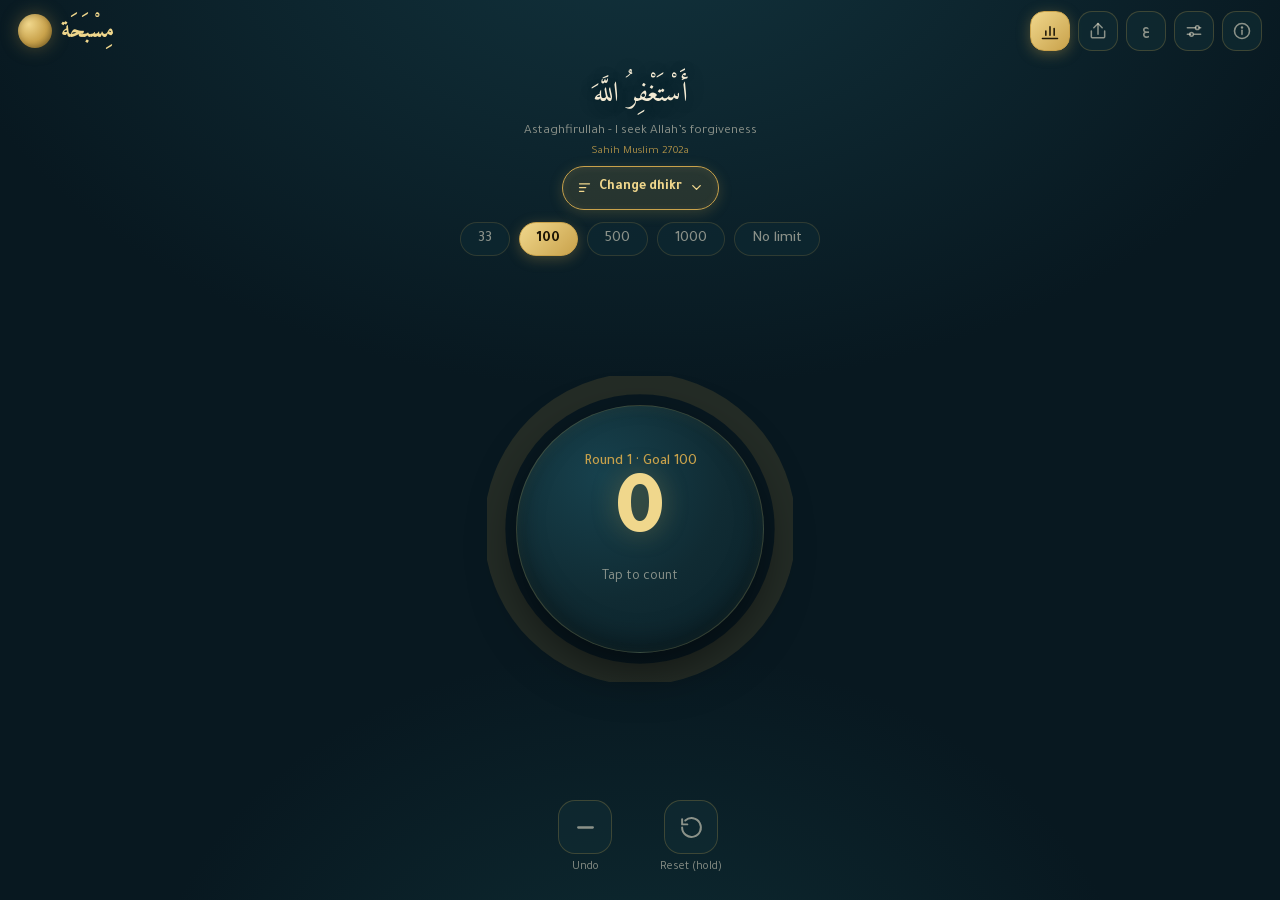
<file: index.html>
<!DOCTYPE html>
<html lang="ar" dir="rtl">
<head>
<meta charset="UTF-8">
<meta name="viewport" content="width=device-width, initial-scale=1, viewport-fit=cover">
<meta http-equiv="Cache-Control" content="no-cache, no-store, must-revalidate">
<meta http-equiv="Pragma" content="no-cache">
<meta http-equiv="Expires" content="0">
<title>مِسْبَحَة | عداد التسبيح والأذكار أونلاين - Misbaha, Online Tasbih &amp; Dhikr Counter</title>
<meta name="description" content="مسبحة إلكترونية: اختر الذِّكر، حدِّد هدفك، والمس الدائرة للعدّ. An electronic tasbih: pick a dhikr, set a goal, and tap the circle to count.">
<meta name="theme-color" content="#081820">
<link rel="canonical" href="https://misbaha-daily.github.io/misbaha/">
<meta property="og:type" content="website">
<meta property="og:site_name" content="Misbaha | مِسْبَحَة">
<meta property="og:title" content="مِسْبَحَة | عداد التسبيح والأذكار أونلاين - Online Tasbih Counter">
<meta property="og:description" content="مسبحة إلكترونية: اختر الذِّكر، حدِّد هدفك، والمس الدائرة للعدّ. An electronic tasbih: pick a dhikr, set a goal, and tap the circle to count.">
<meta property="og:url" content="https://misbaha-daily.github.io/misbaha/">
<meta property="og:image" content="https://i.imgur.com/vlgjbgz.jpg">
<meta property="og:image:width" content="1200">
<meta property="og:image:height" content="630">
<meta name="twitter:card" content="summary_large_image">
<meta name="twitter:title" content="مِسْبَحَة | Online Tasbih &amp; Dhikr Counter">
<meta name="twitter:description" content="An electronic tasbih: pick a dhikr, set a goal, and tap the circle to count. مسبحة إلكترونية: اختر الذِّكر، حدِّد هدفك، والمس الدائرة للعدّ.">
<meta name="twitter:image" content="https://i.imgur.com/vlgjbgz.jpg">
<link rel="icon" type="image/svg+xml" href="./favicon.svg">
<link rel="icon" type="image/png" sizes="64x64" href="./favicon-64.png">
<link rel="apple-touch-icon" href="./apple-touch-icon.png">
<meta name="apple-mobile-web-app-capable" content="yes">
<meta name="mobile-web-app-capable" content="yes">
<meta name="apple-mobile-web-app-status-bar-style" content="black-translucent">
<meta name="apple-mobile-web-app-title" content="مِسْبَحَة">
<link rel="manifest" href="./manifest.webmanifest">
<script type="application/ld+json">
{"@context":"https://schema.org","@type":"WebApplication","name":"Misbaha","alternateName":"مِسْبَحَة - عداد التسبيح والأذكار","url":"https://misbaha-daily.github.io/misbaha/","description":"An electronic tasbih: pick a dhikr, set a goal, and tap the circle to count. مسبحة إلكترونية: اختر الذِّكر، حدِّد هدفك، والمس الدائرة للعدّ.","applicationCategory":"LifestyleApplication","operatingSystem":"Any","inLanguage":["ar","en"],"browserRequirements":"Requires JavaScript"}
</script>
<script>
// Load Telegram's WebApp script only inside the Telegram WebView: regular visitors
// never contact telegram.org (privacy), and the page is not blocked on it (speed).
window.__tgReady = (function () {
    var isTg = /tgWebAppData/.test(location.hash) || /Telegram/i.test(navigator.userAgent);
    if (!isTg) return Promise.resolve(false);
    return new Promise(function (resolve) {
        var done = false;
        function finish(v) { if (!done) { done = true; resolve(v); } }
        var s = document.createElement('script');
        s.src = 'https://telegram.org/js/telegram-web-app.js';
        s.onload = function () { finish(true); };
        s.onerror = function () { finish(false); };
        document.head.appendChild(s);
        setTimeout(function () { finish(!!(window.Telegram && window.Telegram.WebApp)); }, 4000);
    });
})();
</script>
<link rel="stylesheet" href="./fonts/fonts.css?v=3">
<style>
html, body { margin: 0; min-height: 100%; }
body { background: #081820; }

.misbaha {
    --bg-deep: #081820;
    --bg: #0b2129;
    --bg-card: #102b33;
    --gold: #c9a24b;
    --gold-hi: #f0d78c;
    --cream: #f3ead3;
    --cream-dim: rgba(243, 234, 211, .55);
    --gold-lo: #7a5f21;
    --glow1: #12333d;
    --glow2: #0e2c33;
    --btn-bg: rgba(16, 43, 51, .7);
    --btn-bg-soft: rgba(16, 43, 51, .55);
    --card-bg: rgba(16, 43, 51, .6);
    --sel-bg: rgba(29, 74, 84, .6);
    --pad-hi: #17414d;
    --pad-lo: #0a2028;
    --sheet-1: #12313a;
    --sheet-2: #0b2129;
    --backdrop: rgba(3, 10, 13, .6);
    --faint: rgba(243, 234, 211, .35);
    --scheme: dark;
    --safe-top: env(safe-area-inset-top, 0px);
    --safe-bottom: env(safe-area-inset-bottom, 0px);
    position: fixed;
    inset: 0;
    z-index: 10;
    font-family: 'Tajawal', system-ui, sans-serif;
    color: var(--cream);
    background:
        radial-gradient(1200px 800px at 50% -10%, var(--glow1) 0%, transparent 60%),
        radial-gradient(900px 700px at 50% 115%, var(--glow2) 0%, transparent 55%),
        var(--bg-deep);
    user-select: none;
    -webkit-user-select: none;
    -webkit-touch-callout: none;
    touch-action: manipulation;
    overscroll-behavior: none;
}
.app {
    position: relative;
    z-index: 1;
    display: flex;
    flex-direction: column;
    height: 100%;
    box-sizing: border-box;
    padding: calc(10px + var(--safe-top)) 18px calc(10px + var(--safe-bottom));
}

header { display: flex; align-items: center; justify-content: space-between; gap: 10px; }
.brand { display: flex; align-items: center; gap: 9px; }
.brand .dot {
    width: 34px; height: 34px; border-radius: 50%;
    background: radial-gradient(circle at 32% 30%, var(--gold-hi), var(--gold) 55%, var(--gold-lo));
    box-shadow: 0 0 18px rgba(201, 162, 75, .35), inset 0 0 6px rgba(0, 0, 0, .25);
}
.brand h1 {
    margin: 0;
    font-family: 'Amiri', serif;
    font-size: 24px; font-weight: 700;
    color: var(--gold-hi); letter-spacing: .5px;
}
.icon-btn {
    width: 40px; height: 40px; border-radius: 14px;
    border: 1px solid rgba(201, 162, 75, .25);
    background: var(--btn-bg);
    color: var(--cream-dim);
    display: flex; align-items: center; justify-content: center;
    cursor: pointer;
    transition: transform .08s ease, color .2s, border-color .2s;
    flex: none;
    font: inherit;
    position: relative;
}
.icon-btn:active { transform: scale(.92); }
.icon-btn:focus-visible, .dhikr-switch:focus-visible, .chip:focus-visible,
.counter:focus-visible, .dhikr-item:focus-visible, .share-option:focus-visible,
.sound-option:focus-visible, .set-row:focus-visible {
    outline: 2px solid var(--gold-hi);
    outline-offset: 2px;
}
.icon-btn.gold {
    background: linear-gradient(135deg, #f0d78c, #c9a24b);
    border-color: var(--gold);
    color: #201a0b;
    box-shadow: 0 3px 14px rgba(201, 162, 75, .35);
}
.icon-btn.on { color: var(--gold-hi); border-color: var(--gold); }
.icon-btn svg { width: 20px; height: 20px; }

/* dhikr card */
.dhikr-zone { margin-top: 22px; text-align: center; min-height: 72px; display: flex; flex-direction: column; justify-content: center; }
.dhikr-text {
    font-family: 'Amiri', serif;
    font-size: 28px; line-height: 1.5;
    color: var(--cream);
    text-shadow: 0 2px 18px rgba(0, 0, 0, .35);
}
.dhikr-switch {
    margin-top: 8px; font-size: 14px; font-weight: 700; color: var(--gold-hi);
    background: rgba(201, 162, 75, .14);
    border: 1px solid var(--gold);
    border-radius: 999px;
    box-shadow: 0 3px 14px rgba(201, 162, 75, .22), inset 0 1px 8px rgba(240, 215, 140, .08);
    font-family: 'Tajawal', sans-serif;
    cursor: pointer;
    display: inline-flex; align-items: center; gap: 7px; align-self: center;
    padding: 9px 20px;
    min-height: 44px;
    transition: transform .08s ease;
}
.dhikr-switch:active { transform: scale(.96); background: rgba(201, 162, 75, .25); }
.dhikr-switch svg { width: 15px; height: 15px; }

/* target chips */
.targets { display: flex; justify-content: center; gap: 9px; margin-top: 12px; flex-wrap: wrap; }
.chip {
    font-family: 'Tajawal', sans-serif;
    font-size: 15px; font-weight: 500; color: var(--cream-dim);
    background: var(--btn-bg-soft);
    border: 1px solid rgba(201, 162, 75, .18);
    padding: 7px 17px; border-radius: 999px;
    cursor: pointer; transition: all .15s;
    font-variant-numeric: tabular-nums;
}
.chip.active {
    color: #1b1405;
    background: linear-gradient(135deg, var(--gold-hi), var(--gold));
    border-color: var(--gold); font-weight: 700;
    box-shadow: 0 3px 14px rgba(201, 162, 75, .30);
}

/* the counter */
.counter-wrap { display: flex; align-items: center; justify-content: center; margin: 14px 0 10px; flex: 1; }
.counter {
    position: relative;
    width: min(74vw, 40vh, 306px); aspect-ratio: 1;
    cursor: pointer;
    display: flex; align-items: center; justify-content: center;
    -webkit-tap-highlight-color: transparent;
    outline: none;
}
.ring-bg, .ring-fg { position: absolute; inset: 0; transform: rotate(-90deg); transform-origin: 50% 50%; }
.ring-bg circle { fill: none; stroke: rgba(201, 162, 75, .14); stroke-width: 7; }
.ring-fg circle {
    fill: none; stroke: url(#goldgrad); stroke-width: 7; stroke-linecap: round;
    transition: stroke-dashoffset .18s ease-out;
    filter: drop-shadow(0 0 6px rgba(201, 162, 75, .55));
}
.pad {
    position: absolute; inset: 9.5%; border-radius: 50%;
    background: radial-gradient(circle at 34% 28%, var(--pad-hi) 0%, var(--bg-card) 52%, var(--pad-lo) 100%);
    border: 1px solid rgba(201, 162, 75, .22);
    box-shadow: 0 18px 45px rgba(0, 0, 0, .5), inset 0 2px 14px rgba(240, 215, 140, .06), inset 0 -10px 26px rgba(0, 0, 0, .35);
    display: flex; flex-direction: column; align-items: center; justify-content: center; gap: 2px;
    transition: transform .07s ease;
}
.counter.pressed .pad { transform: scale(.965); }
.count {
    font-family: 'Tajawal', sans-serif;
    font-weight: 800; font-variant-numeric: tabular-nums;
    font-size: clamp(56px, 19.5vw, 90px); line-height: 1;
    color: var(--gold-hi);
    text-shadow: 0 0 26px rgba(201, 162, 75, .35);
}
.pad .hint { font-size: 14px; color: var(--cream-dim); margin-top: 4px; }
.pad .rounds { font-size: 15px; color: var(--gold); font-weight: 500; min-height: 18px; font-variant-numeric: tabular-nums; }
.counter.complete .pad { animation: glow .9s ease; }
@keyframes glow {
    0% { box-shadow: 0 18px 45px rgba(0, 0, 0, .5), 0 0 0 rgba(240, 215, 140, 0); }
    35% { box-shadow: 0 18px 45px rgba(0, 0, 0, .5), 0 0 60px rgba(240, 215, 140, .55); }
    100% { box-shadow: 0 18px 45px rgba(0, 0, 0, .5), 0 0 0 rgba(240, 215, 140, 0); }
}
.blessing {
    position: absolute; top: -34px; left: 50%;
    transform: translateX(-50%) translateY(6px);
    font-family: 'Amiri', serif; font-size: 21px; color: var(--gold-hi);
    opacity: 0; pointer-events: none; white-space: nowrap;
    transition: opacity .35s, transform .35s;
}
.blessing.show { opacity: 1; transform: translateX(-50%) translateY(0); }

/* bottom controls */
.controls { display: flex; align-items: flex-start; justify-content: center; gap: 48px; margin-top: 2px; margin-bottom: 16px; }
.stats { display: flex; gap: 16px; justify-content: center; margin-top: 4px; padding-bottom: 2px; }
.stat { text-align: center; }
.stat b { display: block; font-size: 19px; font-weight: 800; color: var(--cream); font-variant-numeric: tabular-nums; }
.stat span { font-size: 11.5px; color: var(--cream-dim); }
.controls .icon-btn { width: 54px; height: 54px; border-radius: 17px; }
.controls .icon-btn svg { width: 25px; height: 25px; }
.btn-label { display: flex; flex-direction: column; align-items: center; gap: 6px; font-size: 12px; color: var(--cream-dim); }
.reset-hold { position: relative; overflow: hidden; }
.reset-hold .fill {
    position: absolute; inset: 0;
    background: rgba(220, 80, 70, .35);
    transform: scaleX(0); transform-origin: right;
    pointer-events: none;
}

/* dhikr sheet */
.sheet-backdrop {
    position: fixed; inset: 0;
    background: var(--backdrop);
    backdrop-filter: blur(3px);
    opacity: 0; pointer-events: none;
    transition: opacity .25s;
    z-index: 20;
}
.sheet {
    position: fixed; left: 0; right: 0; bottom: 0; z-index: 21;
    background: linear-gradient(180deg, var(--sheet-1), var(--sheet-2));
    border-radius: 22px 22px 0 0;
    border-top: 1px solid rgba(201, 162, 75, .3);
    padding: 14px 18px calc(18px + var(--safe-bottom));
    transform: translateY(105%);
    transition: transform .3s cubic-bezier(.2, .8, .25, 1);
    max-height: 62%; display: flex; flex-direction: column;
}
.misbaha.sheet-open .sheet { transform: translateY(0); }
.misbaha.sheet-open .sheet-backdrop { opacity: 1; pointer-events: auto; }
.sheet h2 {
    margin: 0 0 10px;
    font-family: 'Amiri', serif; font-size: 20px; color: var(--gold-hi); text-align: center;
}
.dhikr-list { overflow-y: auto; display: flex; flex-direction: column; gap: 8px; }
.dhikr-item {
    font-family: 'Amiri', serif;
    font-size: 21px; line-height: 1.7; color: var(--cream);
    background: var(--btn-bg-soft);
    border: 1px solid rgba(201, 162, 75, .16);
    border-radius: 14px; padding: 10px 14px;
    text-align: center; cursor: pointer;
    transition: border-color .15s;
}
.dhikr-item:active, .dhikr-item.sel { border-color: var(--gold); background: var(--sel-bg); }
.dhikr-actions {display:flex;align-items:center;justify-content:center;gap:10px}
.dhikr-actions .dhikr-switch {padding:9px 14px}
.reminder-entry {display:none;background:linear-gradient(135deg,#f0d78c,#c9a24b);color:#201a0b}
.misbaha.in-tg .reminder-entry {display:inline-flex}
.reminder-entry svg {width:18px;height:18px}
/* Reminders use the same compact bottom-sheet language. */
.reminder-backdrop {position:fixed;inset:0;background:var(--backdrop);backdrop-filter:blur(3px);z-index:24;display:none}
.reminder-sheet {position:fixed;bottom:0;left:0;right:0;z-index:25;background:linear-gradient(180deg,var(--sheet-1),var(--sheet-2));border-radius:22px 22px 0 0;border-top:1px solid #c9a24b66;padding:16px 18px calc(18px + env(safe-area-inset-bottom,0px));max-height:72%;overflow:auto;display:none;color:var(--cream);box-sizing:border-box}
.reminder-open .reminder-sheet,.reminder-open .reminder-backdrop {display:block}
.reminder-title {display:flex;align-items:center;justify-content:space-between;gap:12px}
.reminder-title h2 {font-family:Amiri,serif;color:var(--gold-hi);font-size:24px;margin:0}
.reminder-sheet p {font-size:13px;line-height:1.7;margin:9px 0;color:var(--cream-dim)}
.reminder-sheet label {display:block;font-size:14px;margin:10px 0 6px}
.reminder-sheet input,.reminder-sheet select {box-sizing:border-box;display:block;width:100%;background:var(--bg);color:var(--cream);border:1px solid #c9a24b66;border-radius:12px;padding:12px;font:inherit;font-size:16px;min-height:46px;color-scheme:var(--scheme)}
.reminder-sheet select {font-family:Amiri,serif}
.reminder-sheet .reminder-submit {width:100%;justify-content:center;margin-top:14px}
.reminder-row {display:flex;justify-content:space-between;align-items:center;gap:10px;padding:12px 0;border-bottom:1px solid #c9a24b33}
.reminder-row b {display:block;color:var(--gold-hi);font-size:19px;text-align:right;font-variant-numeric:tabular-nums}
.reminder-row span,.reminder-row small {display:block;font-size:14px;line-height:1.6}
.reminder-row span {font-family:Amiri,serif}
button:disabled {opacity:.5;cursor:wait}
@media(max-width:350px){header .brand h1{font-size:21px}header .brand{gap:5px}header .brand .dot{width:27px;height:27px}header .icon-btn{width:35px;height:35px}header>div:last-child{gap:5px!important}}

.sound-backdrop {position:fixed;inset:0;background:var(--backdrop);backdrop-filter:blur(3px);z-index:28;display:none}
.sound-sheet {position:fixed;bottom:0;left:0;right:0;z-index:29;background:linear-gradient(180deg,var(--sheet-1),var(--sheet-2));border-radius:22px 22px 0 0;border-top:1px solid #c9a24b66;padding:18px 18px calc(22px + env(safe-area-inset-bottom,0px));display:none;color:var(--cream)}
.sound-open .sound-sheet,.sound-open .sound-backdrop {display:block}
.sound-options {display:grid;grid-template-columns:1fr 1fr;gap:10px;margin-top:16px}
.sound-option {border:1px solid #c9a24b44;background:var(--bg);color:var(--cream);border-radius:14px;padding:16px 12px;min-height:64px;font:inherit;cursor:pointer}
.sound-option[aria-checked=true] {border-color:var(--gold-hi);background:#c9a24b1c;color:var(--gold-hi);box-shadow:inset 0 0 0 1px #c9a24b33}
.sound-option,.icon-btn {-webkit-tap-highlight-color:transparent}
.sound-option svg {width:22px;height:22px;vertical-align:middle;margin-left:9px}

/* stats page «سجلّي» */
.stats-page {
    position: fixed; inset: 0; z-index: 40;
    background:
        radial-gradient(1200px 800px at 50% -10%, var(--glow1) 0%, transparent 60%),
        radial-gradient(900px 700px at 50% 115%, var(--glow2) 0%, transparent 55%),
        var(--bg-deep);
    display: flex; flex-direction: column;
    padding: calc(10px + var(--safe-top)) 18px calc(12px + var(--safe-bottom));
    box-sizing: border-box;
    transform: translateY(103%);
    visibility: hidden;
    transition: transform .32s cubic-bezier(.2, .8, .25, 1), visibility 0s linear .32s;
}
.misbaha.stats-open .stats-page {
    transform: translateY(0);
    visibility: visible;
    transition: transform .32s cubic-bezier(.2, .8, .25, 1);
}
.stats-head { display: flex; align-items: center; justify-content: space-between; gap: 10px; }
.stats-head h2 {
    margin: 0; font-family: 'Amiri', serif; font-size: 26px; font-weight: 700;
    color: var(--gold-hi); letter-spacing: .5px;
}
.stats-body { overflow-y: auto; margin-top: 14px; padding-bottom: 8px; flex: 1; }
.stats-cards { display: grid; grid-template-columns: repeat(2, 1fr); gap: 10px; }
.scard {
    background: var(--card-bg);
    border: 1px solid rgba(201, 162, 75, .2);
    border-radius: 14px; padding: 18px 4px 16px;
    text-align: center;
}
.scard b {
    display: block; font-size: 28px; font-weight: 800; color: var(--gold-hi);
    font-variant-numeric: tabular-nums; line-height: 1.2;
    text-shadow: 0 0 14px rgba(201, 162, 75, .3);
}
.scard span { display: block; font-size: 13px; color: var(--cream-dim); margin-top: 5px; }
.streak-row {
    display: flex; align-items: center; justify-content: space-between;
    margin-top: 10px; padding: 12px 16px;
    background: rgba(201, 162, 75, .1);
    border: 1px solid rgba(201, 162, 75, .3);
    border-radius: 14px;
    font-size: 14.5px; font-weight: 700; color: var(--cream);
}
.streak-row b {
    font-size: 20px; color: var(--gold-hi); font-variant-numeric: tabular-nums;
    display: flex; align-items: center; gap: 6px;
}
.streak-row b svg { width: 18px; height: 18px; }
.chart-box {
    margin-top: 10px; padding: 14px 14px 10px;
    background: var(--card-bg);
    border: 1px solid rgba(201, 162, 75, .2);
    border-radius: 14px;
}
.chart-box .chart-title { font-size: 12.5px; color: var(--cream-dim); margin-bottom: 10px; display: flex; justify-content: space-between; }
.chart-box .chart-title b { color: var(--gold); font-weight: 700; }
.month-chart { display: flex; align-items: flex-end; gap: 3px; height: 72px; direction: ltr; }
.month-chart .bar {
    flex: 1; min-width: 3px; border-radius: 3px 3px 1px 1px;
    background: rgba(201, 162, 75, .28);
    min-height: 3px;
    transition: height .3s ease;
}
.month-chart .bar.has { background: linear-gradient(180deg, var(--gold-hi), var(--gold)); }
.month-chart .bar.now { box-shadow: 0 0 10px rgba(240, 215, 140, .65); border: 1px solid var(--gold-hi); }
.sessions-title {
    margin: 16px 0 8px; font-family: 'Amiri', serif; font-size: 20px; color: var(--gold-hi);
}
.day-head {
    font-size: 12px; font-weight: 700; color: var(--gold);
    margin: 12px 2px 6px;
}
.session-row {
    display: flex; align-items: center; gap: 10px;
    background: var(--btn-bg-soft);
    border: 1px solid rgba(201, 162, 75, .14);
    border-radius: 12px; padding: 10px 12px; margin-bottom: 6px;
}
.session-row .s-dhikr {
    flex: 1; min-width: 0;
    font-family: 'Amiri', serif; font-size: 17.5px; color: var(--cream);
    white-space: nowrap; overflow: hidden; text-overflow: ellipsis;
}
.session-row .s-meta { text-align: left; flex: none; }
.session-row .s-n { display: block; font-weight: 800; font-size: 16px; color: var(--gold-hi); font-variant-numeric: tabular-nums; }
.session-row .s-t { display: block; font-size: 11px; color: var(--cream-dim); font-variant-numeric: tabular-nums; }
.session-row.live { border-color: rgba(201, 162, 75, .5); }
.session-row.live .s-t { color: var(--gold); font-weight: 700; }
.sessions-empty { font-size: 13.5px; color: var(--cream-dim); text-align: center; padding: 18px 0 6px; }
/* light theme: cream and gold, same identity */
body.theme-light { background: #f4ecd7; }
.misbaha.light {
    --bg-deep: #f4ecd7;
    --bg: #faf4e4;
    --bg-card: #fffdf4;
    --gold: #a5832c;
    --gold-hi: #7c621f;
    --gold-lo: #8a6d1f;
    --cream: #2b3a41;
    --cream-dim: rgba(43, 58, 65, .62);
    --glow1: #fffaf0;
    --glow2: #f3e7c8;
    --btn-bg: rgba(255, 253, 245, .78);
    --btn-bg-soft: rgba(255, 253, 245, .66);
    --card-bg: rgba(255, 253, 245, .8);
    --sel-bg: rgba(201, 162, 75, .2);
    --pad-hi: #fffef8;
    --pad-lo: #f2e5c6;
    --sheet-1: #fdf8ea;
    --sheet-2: #f6eeda;
    --backdrop: rgba(59, 48, 21, .38);
    --faint: rgba(43, 58, 65, .45);
    --scheme: light;
}
.misbaha.light .brand .dot { background: radial-gradient(circle at 32% 30%, #f0d78c, #c9a24b 55%, #7a5f21); }
.misbaha.light .dhikr-text { text-shadow: 0 1px 12px rgba(255, 255, 255, .55); }
.misbaha.light .pad { box-shadow: 0 18px 40px rgba(124, 98, 31, .22), inset 0 2px 14px rgba(255, 255, 255, .5), inset 0 -10px 26px rgba(124, 98, 31, .12); }
.misbaha.light .ring-bg circle { stroke: rgba(169, 131, 44, .28); }
.misbaha.light .chip.active { background: linear-gradient(135deg, #f0d78c, #c9a24b); color: #1b1405; }
.misbaha.light .month-chart .bar.has { background: linear-gradient(180deg, #e9c96f, #c9a24b); }
.misbaha.light .counter.complete .pad { animation: glow-light .9s ease; }
@keyframes glow-light {
    0% { box-shadow: 0 18px 40px rgba(124, 98, 31, .22), 0 0 0 rgba(201, 162, 75, 0); }
    35% { box-shadow: 0 18px 40px rgba(124, 98, 31, .22), 0 0 60px rgba(201, 162, 75, .65); }
    100% { box-shadow: 0 18px 40px rgba(124, 98, 31, .22), 0 0 0 rgba(201, 162, 75, 0); }
}
#btn-theme .icon-sun { display: none; }
.misbaha.light #btn-theme .icon-sun { display: block; }
.misbaha.light #btn-theme .icon-moon { display: none; }

@media (max-width: 350px) {
    .scard b { font-size: 17px; }
    .scard span { font-size: 10.5px; }
    .stats-head h2 { font-size: 23px; }
}

/* language + info buttons */
.lang-btn { font-family: 'Tajawal', sans-serif; font-weight: 700; font-size: 13.5px; letter-spacing: .3px; }
/* dhikr subtitle: transliteration + source */
.dhikr-sub { margin-top: 6px; display: flex; flex-direction: column; gap: 3px; align-items: center; min-height: 0; }
.dhikr-meaning { font-size: 13.5px; color: var(--cream-dim); line-height: 1.45; max-width: 34ch; }
.dhikr-src { font-size: 11.5px; color: var(--gold); opacity: .85; }
/* dhikr sheet items with meta */
.dhikr-item { display: flex; flex-direction: column; gap: 4px; align-items: center; }
.dhikr-item .d-meta { font-family: 'Tajawal', sans-serif; font-size: 12px; color: var(--cream-dim); line-height: 1.4; }
.dhikr-item .d-src { font-family: 'Tajawal', sans-serif; font-size: 11px; color: var(--gold); opacity: .9; }
.cat-head { font-family: 'Tajawal', sans-serif; font-size: 12.5px; font-weight: 700; color: var(--gold); margin: 10px 2px 0; text-align: start; }
/* remaining-to-goal line */
.pad .remaining { font-size: 12.5px; color: var(--cream-dim); min-height: 15px; font-variant-numeric: tabular-nums; margin-top: 2px; }
/* settings sheet rows */
.set-row {
    display: flex; align-items: center; justify-content: space-between; gap: 10px;
    width: 100%; background: var(--bg); color: var(--cream);
    border: 1px solid #c9a24b44; border-radius: 14px; padding: 14px 16px;
    font: inherit; font-size: 15px; cursor: pointer; min-height: 52px;
    box-sizing: border-box; margin-top: 10px;
}
.set-row .set-state { color: var(--cream-dim); font-size: 13px; font-variant-numeric: tabular-nums; }
.set-row.on { border-color: var(--gold-hi); color: var(--gold-hi); }
.set-label { font-size: 12.5px; font-weight: 700; color: var(--gold); margin: 16px 2px 0; }
.custom-goal-row { display: flex; gap: 8px; margin-top: 10px; }
.custom-goal-row input {
    flex: 1; min-width: 0; background: var(--bg); color: var(--cream);
    border: 1px solid #c9a24b66; border-radius: 12px; padding: 10px 14px;
    font: inherit; font-size: 16px; min-height: 46px; color-scheme: var(--scheme);
}
.custom-goal-row button { flex: none; }
/* share sheet */
.share-backdrop { position: fixed; inset: 0; background: var(--backdrop); backdrop-filter: blur(3px); z-index: 30; display: none; }
.share-sheet {
    position: fixed; bottom: 0; left: 0; right: 0; z-index: 31;
    background: linear-gradient(180deg, var(--sheet-1), var(--sheet-2));
    border-radius: 22px 22px 0 0; border-top: 1px solid #c9a24b66;
    padding: 18px 18px calc(22px + env(safe-area-inset-bottom, 0px));
    display: none; color: var(--cream);
}
.share-open .share-sheet, .share-open .share-backdrop { display: block; }
.share-options { display: grid; grid-template-columns: 1fr 1fr; gap: 10px; margin-top: 14px; }
.share-option {
    display: flex; align-items: center; justify-content: center; gap: 8px;
    border: 1px solid #c9a24b44; background: var(--bg); color: var(--cream);
    border-radius: 14px; padding: 14px 10px; min-height: 52px;
    font: inherit; font-size: 14.5px; cursor: pointer; text-decoration: none;
    box-sizing: border-box;
}
.share-option:active { transform: scale(.97); }
.share-option svg { width: 20px; height: 20px; flex: none; }
/* info overlay (about / how to / faq) */
.info-page {
    position: fixed; inset: 0; z-index: 42;
    background:
        radial-gradient(1200px 800px at 50% -10%, var(--glow1) 0%, transparent 60%),
        radial-gradient(900px 700px at 50% 115%, var(--glow2) 0%, transparent 55%),
        var(--bg-deep);
    display: flex; flex-direction: column;
    padding: calc(10px + var(--safe-top)) 18px calc(12px + var(--safe-bottom));
    box-sizing: border-box;
    transform: translateY(103%);
    visibility: hidden;
    transition: transform .32s cubic-bezier(.2, .8, .25, 1), visibility 0s linear .32s;
}
.misbaha.info-open .info-page { transform: translateY(0); visibility: visible; transition: transform .32s cubic-bezier(.2, .8, .25, 1); }
.info-body { overflow-y: auto; margin-top: 12px; flex: 1; padding-bottom: 20px; line-height: 1.8; }
.info-body h3 { font-family: 'Amiri', serif; color: var(--gold-hi); font-size: 20px; margin: 22px 0 8px; }
.info-body p, .info-body li { font-size: 14.5px; color: var(--cream); margin: 6px 0; }
.info-body ul { padding-inline-start: 20px; margin: 6px 0; }
.info-body a { color: var(--gold-hi); }
.info-body .faq-q { font-weight: 700; color: var(--cream); margin-top: 12px; }
.info-lang[hidden] { display: none; }
/* noscript */
.noscript-box { position: fixed; inset: 0; background: #081820; color: #f3ead3; padding: 40px 24px; font-family: system-ui, sans-serif; line-height: 1.8; z-index: 99; overflow: auto; }
/* small screens: keep header comfortable with 5 buttons */
@media (max-width: 420px) {
    header .icon-btn { width: 37px; height: 37px; border-radius: 12px; }
    header > div:last-child { gap: 6px !important; }
    .brand h1 { font-size: 21px; }
    .brand .dot { width: 29px; height: 29px; }
}

</style>
</head>
<body>
<div dir="rtl" lang="ar" class="misbaha" id="root">
    <div class="app">
        <header>
            <div class="brand"><div class="dot"></div><h1>مِسْبَحَة</h1></div>
            <div style="display:flex;gap:8px">
                <button class="icon-btn gold" id="btn-stats" aria-label="سجلّي" data-i18n-aria="myLog">
                    <svg viewBox="0 0 24 24" fill="none" stroke="currentColor" stroke-width="1.9" stroke-linecap="round" stroke-linejoin="round"><path d="M3 21h18" /><path d="M7 17v-5" /><path d="M12 17V7" /><path d="M17 17v-8" /></svg>
                </button>
                <button class="icon-btn" id="btn-share" aria-label="مشاركة" data-i18n-aria="share">
                    <svg viewBox="0 0 24 24" fill="none" stroke="currentColor" stroke-width="1.8" stroke-linecap="round" stroke-linejoin="round"><path d="M4 12v7a1 1 0 0 0 1 1h14a1 1 0 0 0 1-1v-7" /><path d="M12 3v13" /><path d="m7 8 5-5 5 5" /></svg>
                </button>
                <button class="icon-btn lang-btn" id="btn-lang" aria-label="English">EN</button>
                <button class="icon-btn" id="btn-settings" aria-label="الإعدادات" data-i18n-aria="settings">
                    <svg viewBox="0 0 24 24" fill="none" stroke="currentColor" stroke-width="1.8" stroke-linecap="round" stroke-linejoin="round"><path d="M4 8h10M18 8h2M4 16h4M12 16h8" /><circle cx="16" cy="8" r="2.2" /><circle cx="9" cy="16" r="2.2" /></svg>
                </button>
                <button class="icon-btn" id="btn-info" aria-label="عن التطبيق" data-i18n-aria="about">
                    <svg viewBox="0 0 24 24" fill="none" stroke="currentColor" stroke-width="1.9" stroke-linecap="round" stroke-linejoin="round"><circle cx="12" cy="12" r="9" /><path d="M12 11v5" /><circle cx="12" cy="7.8" r="0.6" fill="currentColor" /></svg>
                </button>
            </div>
        </header>

        <div class="dhikr-zone">
            <div class="dhikr-text" id="dhikr-text"></div>
            <div class="dhikr-sub"><span class="dhikr-meaning" id="dhikr-meaning"></span><span class="dhikr-src" id="dhikr-src"></span></div>
            <div class="dhikr-actions"><button class="dhikr-switch" id="btn-dhikr">
                <svg viewBox="0 0 24 24" fill="none" stroke="currentColor" stroke-width="2" stroke-linecap="round" stroke-linejoin="round"><path d="M4 6h16M4 12h10M4 18h7" /></svg>
                <span data-i18n="changeDhikr">تغيير الذِّكر</span>
                <svg viewBox="0 0 24 24" fill="none" stroke="currentColor" stroke-width="2.2" stroke-linecap="round" stroke-linejoin="round"><path d="m6 9 6 6 6-6" /></svg>
            </button><button class="dhikr-switch reminder-entry" id="btn-reminders" aria-label="التذكيرات" title="التذكيرات"><svg viewBox="0 0 24 24" fill="none" stroke="currentColor" stroke-width="1.8" stroke-linecap="round" stroke-linejoin="round"><path d="M18 8a6 6 0 0 0-12 0c0 7-3 7-3 9h18c0-2-3-2-3-9M10 21h4"/></svg><span>التذكير</span></button></div>
        </div>

        <div class="targets" id="targets"></div>

        <div class="counter-wrap">
            <div class="counter" id="counter" role="button" aria-label="عدّ" tabindex="0">
                <div class="blessing" id="blessing" data-i18n="blessing">تَقَبَّلَ اللَّهُ ✦</div>
                <svg width="100%" height="100%" viewBox="0 0 100 100">
                    <defs>
                        <linearGradient id="goldgrad" x1="0" y1="0" x2="1" y2="1">
                            <stop offset="0%" stop-color="#f0d78c" />
                            <stop offset="55%" stop-color="#c9a24b" />
                            <stop offset="100%" stop-color="#9a7a2e" />
                        </linearGradient>
                    </defs>
                    <g class="ring-bg"><circle cx="50" cy="50" r="47.5" /></g>
                    <g class="ring-fg"><circle id="ring-fg-circle" cx="50" cy="50" r="47.5"
                        stroke-dasharray="298.45" stroke-dashoffset="298.45" /></g>
                </svg>
                <div class="pad">
                    <div class="rounds" id="rounds"></div>
                    <div class="count" id="count">0</div>
                    <div class="hint" data-i18n="tapToCount">المس للعدّ</div>
                    <div class="remaining" id="remaining"></div>
                </div>
            </div>
        </div>

        <div class="controls">
            <div class="btn-label">
                <button class="icon-btn" id="btn-minus" aria-label="إنقاص" data-i18n-aria="undo">
                    <svg viewBox="0 0 24 24" fill="none" stroke="currentColor" stroke-width="2.2" stroke-linecap="round"><path d="M5 12h14" /></svg>
                </button><span data-i18n="undo">تراجع</span>
            </div>
            <div class="btn-label">
                <button class="icon-btn reset-hold" id="btn-reset" aria-label="تصفير" data-i18n-aria="resetHold">
                    <span class="fill" id="reset-fill"></span>
                    <svg viewBox="0 0 24 24" fill="none" stroke="currentColor" stroke-width="1.9" stroke-linecap="round" stroke-linejoin="round"><path d="M3 12a9 9 0 1 0 3-6.7" /><path d="M3 4v5h5" /></svg>
                </button><span data-i18n="resetHold">تصفير (اضغط مطوّلًا)</span>
            </div>
        </div>
    </div>

    <div class="sheet-backdrop" id="sheet-backdrop"></div>
    <div class="sheet" role="dialog" aria-label="اختر الذكر">
        <h2 data-i18n="chooseDhikr">اختر الذِّكر</h2>
        <div class="dhikr-list" role="listbox" id="dhikr-list"></div>
    </div>
    <div class="reminder-backdrop" id="reminder-backdrop"></div>
    <section class="reminder-sheet" id="reminder-sheet" role="dialog" aria-modal="true" aria-labelledby="reminder-heading" aria-hidden="true">
      <div class="reminder-title"><h2 id="reminder-heading">تذكيرٌ بالذِّكر</h2><button type="button" class="icon-btn" id="reminder-close" aria-label="إغلاق">✕</button></div>
      
      <p>اختر وقتك وذكرك</p>
      <p id="reminder-status" role="status" aria-live="polite"></p>
      <div id="reminder-list"></div>
      <form id="reminder-form">
        <label for="reminder-time">وقت التذكير</label><input type="time" id="reminder-time" required value="08:00" dir="ltr">
        <label for="reminder-dhikr">الذِّكر</label><select id="reminder-dhikr"></select>
        <button class="dhikr-switch reminder-submit" id="reminder-save" type="submit">إضافة تذكير يومي</button>
      </form>

    </section>
    <div class="sound-backdrop" id="sound-backdrop"></div>
    <section class="sound-sheet" id="sound-sheet" role="dialog" aria-modal="true" aria-labelledby="sound-heading" aria-hidden="true">
      <div class="reminder-title"><h2 id="sound-heading" data-i18n="settings">الإعدادات</h2><button type="button" class="icon-btn" id="sound-close" aria-label="إغلاق" data-i18n-aria="close">✕</button></div>
      <button type="button" class="set-row" id="btn-vib" aria-pressed="true">
        <span style="display:flex;align-items:center;gap:9px"><svg viewBox="0 0 24 24" fill="none" stroke="currentColor" stroke-width="1.8" stroke-linecap="round" stroke-linejoin="round" style="width:20px;height:20px"><rect x="9" y="2" width="6" height="20" rx="2" /><path d="M4 8v8" /><path d="M20 8v8" /></svg><span data-i18n="vibration">الاهتزاز</span></span>
        <span class="set-state" id="vib-state" data-i18n="on">مفعّل</span>
      </button>
      <button type="button" class="set-row" id="btn-theme" aria-pressed="false">
        <span style="display:flex;align-items:center;gap:9px"><svg class="icon-moon" viewBox="0 0 24 24" fill="none" stroke="currentColor" stroke-width="1.8" stroke-linecap="round" stroke-linejoin="round" style="width:20px;height:20px"><path d="M21 12.8A9 9 0 1 1 11.2 3a7 7 0 0 0 9.8 9.8Z" /></svg><svg class="icon-sun" viewBox="0 0 24 24" fill="none" stroke="currentColor" stroke-width="1.8" stroke-linecap="round" stroke-linejoin="round" style="width:20px;height:20px"><circle cx="12" cy="12" r="4.2" /><path d="M12 2v2M12 20v2M4.9 4.9l1.4 1.4M17.7 17.7l1.4 1.4M2 12h2M20 12h2M4.9 19.1l1.4-1.4M17.7 6.3l1.4-1.4" /></svg><span data-i18n="theme">المظهر</span></span>
        <span class="set-state" id="theme-state" data-i18n="dark">ليلي</span>
      </button>
      <div class="set-label" data-i18n="customGoal">هدف مخصص</div>
      <div class="custom-goal-row">
        <input type="number" id="custom-goal" inputmode="numeric" min="1" max="999999" placeholder="مثال: 500" data-i18n-ph="customGoalPh">
        <button type="button" class="dhikr-switch" id="custom-goal-set" data-i18n="set">تعيين</button>
      </div>
      <div class="set-label" data-i18n="sound">الصوت</div>
      <div class="sound-options" role="radiogroup" aria-label="الصوت">
        <button type="button" class="sound-option" role="radio" aria-checked="false" data-sound="soft"><svg viewBox="0 0 24 24" fill="none" stroke="currentColor" stroke-width="1.5" stroke-linecap="round" stroke-linejoin="round"><path d="M4 12h2m2-4v8m4-11v14m4-11v8m4-4h1"/></svg><span data-i18n="sndSoft">ناعم</span></button>
        <button type="button" class="sound-option" role="radio" aria-checked="false" data-sound="drop"><svg viewBox="0 0 24 24" fill="none" stroke="currentColor" stroke-width="1.5" stroke-linecap="round" stroke-linejoin="round"><path d="M12 3s-6 6-6 11a6 6 0 0 0 12 0c0-5-6-11-6-11Z"/></svg><span data-i18n="sndDrop">قطرة</span></button>
        <button type="button" class="sound-option" role="radio" aria-checked="false" data-sound="bell"><svg viewBox="0 0 24 24" fill="none" stroke="currentColor" stroke-width="1.5" stroke-linecap="round" stroke-linejoin="round"><path d="M5 9a7 7 0 0 1 14 0v6l2 2H3l2-2V9m4 11h6"/></svg><span data-i18n="sndBell">رنين</span></button>
        <button type="button" class="sound-option" role="radio" aria-checked="false" data-sound="off"><svg viewBox="0 0 24 24" fill="none" stroke="currentColor" stroke-width="1.5" stroke-linecap="round" stroke-linejoin="round"><path d="M4 10h4l5-4v12l-5-4H4v-4m13-1 5 6m0-6-5 6"/></svg><span data-i18n="sndOff">صامت</span></button>
      </div>
    </section>

    <section class="stats-page" id="stats-page" role="dialog" aria-modal="true" aria-labelledby="stats-heading" aria-hidden="true">
      <div class="stats-head"><h2 id="stats-heading" data-i18n="myLog">سجلّي</h2><button type="button" class="icon-btn" id="stats-close" aria-label="إغلاق">✕</button></div>
      <div class="stats-body">
        <div class="stats-cards">
          <div class="scard"><b id="s-today">0</b><span data-i18n="today">اليوم</span></div>
          <div class="scard"><b id="s-total">0</b><span data-i18n="total">المجموع</span></div>
        </div>
        <div class="streak-row"><span data-i18n="streak">أيام متتالية</span><b><svg viewBox="0 0 24 24" fill="none" stroke="currentColor" stroke-width="1.8" stroke-linecap="round" stroke-linejoin="round"><path d="M12 22c4.4 0 7-2.9 7-6.5 0-3.2-2.2-4.9-3.5-7C14.2 6.3 13.5 4.4 13.5 2c-3 1.8-4.5 4.6-4.5 7 0 1.5.5 2.8 1 3.8-1.2-.3-2.2-1-2.8-2.3C5.9 11.9 5 13.6 5 15.5 5 19.1 7.6 22 12 22Z"/></svg><span id="s-streak">0</span></b></div>
        <div class="chart-box"><div class="chart-title"><span data-i18n="thisMonth">هذا الشهر</span><b id="chart-month"></b></div><div class="month-chart" id="month-chart"></div></div>
        <h3 class="sessions-title" data-i18n="sessions">الجلسات</h3>
        <div id="session-list"></div>
      </div>
    </section>

    <div class="share-backdrop" id="share-backdrop"></div>
        <section class="share-sheet" id="share-sheet" role="dialog" aria-modal="true" aria-labelledby="share-heading" aria-hidden="true">
          <div class="reminder-title"><h2 id="share-heading" data-i18n="share">مشاركة</h2><button type="button" class="icon-btn" id="share-close" aria-label="إغلاق" data-i18n-aria="close">✕</button></div>
          <div class="share-options">
            <button type="button" class="share-option" id="share-native" hidden>
              <svg viewBox="0 0 24 24" fill="none" stroke="currentColor" stroke-width="1.8" stroke-linecap="round" stroke-linejoin="round"><path d="M4 12v7a1 1 0 0 0 1 1h14a1 1 0 0 0 1-1v-7" /><path d="M12 3v13" /><path d="m7 8 5-5 5 5" /></svg>
              <span data-i18n="shareSystem">مشاركة</span>
            </button>
            <a class="share-option" id="share-wa" target="_blank" rel="noopener">
              <svg viewBox="0 0 24 24" fill="none" stroke="currentColor" stroke-width="1.8" stroke-linecap="round" stroke-linejoin="round"><path d="M21 11.5a8.5 8.5 0 0 1-12.4 7.5L3 21l2-5.4A8.5 8.5 0 1 1 21 11.5Z" /></svg>
              <span>WhatsApp</span>
            </a>
            <a class="share-option" id="share-fb" target="_blank" rel="noopener">
              <svg viewBox="0 0 24 24" fill="none" stroke="currentColor" stroke-width="1.8" stroke-linecap="round" stroke-linejoin="round"><path d="M15 3h-2.5A3.5 3.5 0 0 0 9 6.5V9H6.5v3.5H9V21h3.5v-8.5H15L16 9h-3.5V6.8c0-.6.4-1.3 1-1.3H16Z" /></svg>
              <span>Facebook</span>
            </a>
            <button type="button" class="share-option" id="share-copy">
              <svg viewBox="0 0 24 24" fill="none" stroke="currentColor" stroke-width="1.8" stroke-linecap="round" stroke-linejoin="round"><rect x="9" y="9" width="12" height="12" rx="2" /><path d="M5 15H4a2 2 0 0 1-2-2V4a2 2 0 0 1 2-2h9a2 2 0 0 1 2 2v1" /></svg>
              <span data-i18n="copyLink">نسخ الرابط</span>
            </button>
          </div>
        </section>
    
        <section class="info-page" id="info-page" role="dialog" aria-modal="true" aria-labelledby="info-heading" aria-hidden="true">
          <div class="stats-head"><h2 id="info-heading" data-i18n="about">عن مِسْبَحَة</h2><button type="button" class="icon-btn" id="info-close" aria-label="إغلاق" data-i18n-aria="close">✕</button></div>
          <div class="info-body">
            <div class="info-lang" id="info-ar" dir="rtl" lang="ar">
              <h3>ما هي مِسْبَحَة؟</h3>
              <p>مسبحة إلكترونية لعدّ التسبيح والاستغفار والأذكار.</p>
              <h3>طريقة الاستخدام</h3>
              <ul>
                <li>اختر الذِّكر من زر «تغيير الذِّكر».</li>
                <li>حدِّد هدفك: 33 أو 100 أو 1000 أو بلا عدد.</li>
                <li>المس الدائرة للعدّ.</li>
                <li>للتراجع استخدم زر التراجع، وللتصفير اضغط عليه مطوّلًا.</li>
              </ul>
            </div>
            <div class="info-lang" id="info-en" dir="ltr" lang="en" hidden>
              <h3>What is Misbaha?</h3>
              <p>An electronic tasbih for counting tasbih, istighfar and daily adhkar.</p>
              <h3>How to use it</h3>
              <ul>
                <li>Pick a dhikr with the “Change dhikr” button.</li>
                <li>Set a goal: 33, 100, 1000 or no limit.</li>
                <li>Tap the circle to count.</li>
                <li>To undo, use Undo. To reset, press and hold the reset button.</li>
              </ul>
            </div>
          </div>
        </section>
</div>

<script>
window.__tgReady.then(function () { (function () {
    'use strict';

    var CATS = [
        { ar: 'الاستغفار', en: 'Istighfar' },
        { ar: 'التسبيح والتحميد والتكبير', en: 'Tasbih, Tahmid & Takbir' },
        { ar: 'التهليل', en: 'Tahlil' },
        { ar: 'الصلاة على النبي ﷺ', en: 'Salawat' },
        { ar: 'أدعية', en: 'Duas' }
    ];
    // cat: index into CATS. src: verified reference only - never an invented one.
    var ADHKAR = [
        { ar: 'أَسْتَغْفِرُ اللَّهَ', cat: 0, name: 'Astaghfirullah', meaning: 'I seek Allah’s forgiveness', src: 'Sahih Muslim 2702a', srcAr: 'صحيح مسلم 2702a' },
        { ar: 'أَسْتَغْفِرُ اللَّهَ الْعَظِيمَ الَّذِي لَا إِلَٰهَ إِلَّا هُوَ الْحَيَّ الْقَيُّومَ وَأَتُوبُ إِلَيْهِ', cat: 0, name: 'Istighfar (long)', meaning: 'I seek the forgiveness of Allah the Magnificent, besides Whom there is no god, the Ever-Living, the Sustainer, and I turn to Him in repentance', src: 'Jami‘ at-Tirmidhi 3577', srcAr: 'جامع الترمذي 3577' },
        { ar: 'سُبْحَانَ اللَّهِ', cat: 1, name: 'SubhanAllah', meaning: 'Glory be to Allah', src: 'Sahih Muslim 597a', srcAr: 'صحيح مسلم 597a' },
        { ar: 'الْحَمْدُ لِلَّهِ', cat: 1, name: 'Alhamdulillah', meaning: 'All praise is for Allah', src: 'Jami‘ at-Tirmidhi 3383', srcAr: 'جامع الترمذي 3383' },
        { ar: 'اللَّهُ أَكْبَرُ', cat: 1, name: 'Allahu Akbar', meaning: 'Allah is the Greatest', src: 'Sahih Muslim 597a', srcAr: 'صحيح مسلم 597a' },
        { ar: 'سُبْحَانَ اللَّهِ وَبِحَمْدِهِ سُبْحَانَ اللَّهِ الْعَظِيمِ', cat: 1, name: 'The two beloved words', meaning: 'Glory and praise be to Allah; glory be to Allah the Magnificent', src: 'Sahih al-Bukhari 6682', srcAr: 'صحيح البخاري 6682' },
        { ar: 'لَا إِلَٰهَ إِلَّا اللَّهُ', cat: 2, name: 'La ilaha illallah', meaning: 'There is no god but Allah', src: 'Jami‘ at-Tirmidhi 3383', srcAr: 'جامع الترمذي 3383' },
        { ar: 'لَا إِلَٰهَ إِلَّا اللَّهُ وَحْدَهُ لَا شَرِيكَ لَهُ لَهُ الْمُلْكُ وَلَهُ الْحَمْدُ وَهُوَ عَلَىٰ كُلِّ شَيْءٍ قَدِيرٌ', cat: 2, name: 'Tahlil (full)', meaning: 'There is no god but Allah alone, with no partner. His is the dominion and His is the praise, and He has power over everything', src: 'Sahih al-Bukhari 6403', srcAr: 'صحيح البخاري 6403' },
        { ar: 'اللَّهُمَّ صَلِّ عَلَىٰ مُحَمَّدٍ', cat: 3, name: 'Salawat', meaning: 'O Allah, send Your grace upon Muhammad', src: 'Sahih Muslim 408', srcAr: 'صحيح مسلم 408' },
        { ar: 'لَا حَوْلَ وَلَا قُوَّةَ إِلَّا بِاللَّهِ', cat: 4, name: 'A treasure of Paradise', meaning: 'There is no might and no power except with Allah', src: 'Sahih al-Bukhari 6384', srcAr: 'صحيح البخاري 6384' },
        { ar: 'لَّآ إِلَٰهَ إِلَّآ أَنتَ سُبْحَٰنَكَ إِنِّى كُنتُ مِنَ ٱلظَّٰلِمِينَ', cat: 4, name: 'Dua of Yunus', meaning: 'There is no deity except You; exalted are You. Indeed, I have been of the wrongdoers', src: 'Qur’an 21:87', srcAr: 'القرآن 21:87' }
    ];
    var TARGETS = [33, 100, 500, 1000, 0];
    var CIRC = 298.45;
    var KEY = 'misbaha.v1';

    var initialCounter = { count: 0, target: 100, round: 1, total: 0, today: 0, day: '', dayNum: 0, dhikr: 0, vib: true, snd: false };
    var state = null; // null until storage answered
    var ready = false;

    // ---- Telegram Mini App wiring ----
    var tg = (window.Telegram && window.Telegram.WebApp) ? window.Telegram.WebApp : null;
    var inTelegram = !!(tg && tg.initData);
    var hasCloud = false;
    if (tg && inTelegram) {
        try {
            tg.ready();
            tg.expand();
            if (tg.setHeaderColor) tg.setHeaderColor('#081820');
            if (tg.setBackgroundColor) tg.setBackgroundColor('#081820');
            if (tg.disableVerticalSwipes) tg.disableVerticalSwipes();
            hasCloud = !!(tg.CloudStorage && tg.CloudStorage.getItem);
        } catch (e) { hasCloud = false; }
    } else if (tg) {
        try { tg.ready(); tg.expand(); } catch (e) {}
    }

    // reminders live in the Telegram bot: show the reminders entry only inside Telegram
    if (inTelegram) { document.getElementById('root').classList.add('in-tg'); }

    // ---- persistence: Telegram CloudStorage with localStorage fallback ----
    function loadStored(cb) {
        var local = null;
        try { local = JSON.parse(localStorage.getItem(KEY) || 'null'); } catch (e) {}
        if (hasCloud) {
            var done = false;
            var timer = setTimeout(function () { if (!done) { done = true; cb(local); } }, 2500);
            try {
                tg.CloudStorage.getItem(KEY, function (err, val) {
                    if (done) return;
                    done = true;
                    clearTimeout(timer);
                    if (!err && val) {
                        try { cb(JSON.parse(val)); return; } catch (e) {}
                    }
                    cb(local);
                });
            } catch (e) { if (!done) { done = true; clearTimeout(timer); cb(local); } }
        } else {
            cb(local);
        }
    }
    function persist() {
        var str;
        try { str = JSON.stringify(state); } catch (e) { return; }
        try { localStorage.setItem(KEY, str); } catch (e) {}
        if (hasCloud) {
            try { tg.CloudStorage.setItem(KEY, str, function () {}); } catch (e) {}
        }
    }

    // ---- haptics: Telegram HapticFeedback, navigator.vibrate outside ----
    function buzz(kind) {
        if (!state || !state.vib) return;
        if (tg && tg.HapticFeedback) {
            try {
                if (kind === 'success') { tg.HapticFeedback.notificationOccurred('success'); return; }
                if (kind === 'warn') { tg.HapticFeedback.notificationOccurred('warning'); return; }
                tg.HapticFeedback.impactOccurred('light');
                return;
            } catch (e) {}
        }
        try {
            if (navigator.vibrate) navigator.vibrate(kind === 'success' ? [70, 60, 130] : kind === 'warn' ? [50, 40, 50] : 12);
        } catch (e) {}
    }

    // ---- sound (optional, off by default) ----
    // Short self-generated media tones keep iPhone playback on the media channel.
    var soundSources = {'soft': '[data-uri]', 'drop': '[data-uri]', 'bell': '[data-uri]'};
    var soundChoice = null;
    try { soundChoice = localStorage.getItem('misbaha.sound.v1'); } catch (e) {}
    if (!soundSources[soundChoice] && soundChoice !== 'off') soundChoice = null;
    var POOL = 4, pool = [], poolIdx = 0, poolSrc = null, unlocked = false;
    for (var pi = 0; pi < POOL; pi++) {
        var pa = new Audio();
        pa.preload = 'auto';
        pa.setAttribute('playsinline', '');
        pool.push(pa);
    }
    var curKey = null;
    function setTone(key) {
        curKey = key;
        poolSrc = soundSources[key] || null;
        pool.forEach(function (a) {
            try { a.pause(); } catch (e) {}
            if (poolSrc) { a.src = poolSrc; try { a.load(); } catch (e) {} }
        });
    }
    // Warm every pooled element inside a real gesture so later plays start instantly.
    function unlockPool() {
        if (unlocked || !poolSrc) return;
        unlocked = true;
        pool.forEach(function (a) {
            if (!a.paused) return;
            try {
                a.muted = true;
                var p = a.play();
                var done = function () { try { a.pause(); a.currentTime = 0; } catch (e) {} a.muted = false; };
                if (p && p.then) p.then(done, function () { a.muted = false; unlocked = false; }); else done();
            } catch (e) { a.muted = false; unlocked = false; }
        });
    }
    // ---- Web Audio path: decoded buffers, near-zero start latency ----
    var actx = null, buffers = {}, silentKeep = null;
    function b64buf(uri) {
        var bin = atob(uri.split(',')[1]), u = new Uint8Array(bin.length);
        for (var i = 0; i < bin.length; i++) u[i] = bin.charCodeAt(i);
        return u.buffer;
    }
    function initAudio() {
        if (!state || !state.snd || soundChoice === 'off') return;
        if (actx) { resumeAudio(); return; }
        try {
            var AC = window.AudioContext || window.webkitAudioContext;
            if (!AC) return;
            actx = new AC({ latencyHint: 'interactive' });
            // Let Web Audio play with the iPhone silent switch on.
            if (navigator.audioSession) {
                try { navigator.audioSession.type = 'playback'; } catch (e) {}
            } else {
                // Older iOS: a silent media element moves the page to the media channel.
                try {
                    silentKeep = new Audio(soundSources.soft);
                    silentKeep.loop = true; silentKeep.volume = 0.001;
                    silentKeep.setAttribute('playsinline', '');
                    var sp = silentKeep.play(); if (sp && sp.catch) sp.catch(function () {});
                } catch (e) {}
            }
            Object.keys(soundSources).forEach(function (k) {
                try {
                    actx.decodeAudioData(b64buf(soundSources[k]), function (buf) { buffers[k] = buf; }, function () {});
                } catch (e) {}
            });
            resumeAudio();
        } catch (e) { actx = null; }
    }
    function resumeAudio() {
        try { if (actx && actx.state !== 'running') { var p = actx.resume(); if (p && p.catch) p.catch(function () {}); } } catch (e) {}
    }
    document.addEventListener('visibilitychange', function () {
        if (silentKeep) { try { if (document.hidden) silentKeep.pause(); else if (state && state.snd) silentKeep.play().catch(function () {}); } catch (e) {} }
    });
    function webClick() {
        if (!actx || actx.state !== 'running' || !buffers[curKey]) return false;
        try {
            var src = actx.createBufferSource();
            src.buffer = buffers[curKey];
            src.connect(actx.destination);
            src.start(0);
            return true;
        } catch (e) { return false; }
    }

    // Returns true when playback was started for this call.
    var soundBlocked = false;
    function clickSound() {
        if (!state || !state.snd || soundChoice === 'off' || !poolSrc) return false;
        if (webClick()) return true;
        try {
            var a = pool[poolIdx]; poolIdx = (poolIdx + 1) % POOL;
            a.muted = false;
            try { a.currentTime = 0; } catch (e) {}
            var playing = a.play();
            if (playing && playing.catch) playing.catch(function () { soundBlocked = true; });
            return true;
        } catch (e) { soundBlocked = true; return false; }
    }

    // ---- day rollover: اليوم is the day NUMBER of use ----
    function rebaseToToday(s) {
        var k = new Date().toDateString();
        if (s.day === k) return s;
        var dayNum = s.day === '' ? Math.max(1, s.dayNum || 0) : (s.dayNum || 1) + 1;
        var n = Object.assign({}, s);
        n.day = k; n.dayNum = dayNum;
        return n;
    }

    // ---- DOM ----
    var $ = function (id) { return document.getElementById(id); };
    var rootEl = $('root'), counterEl = $('counter'), countEl = $('count'), roundsEl = $('rounds'),
        ringEl = $('ring-fg-circle'), blessingEl = $('blessing'), dhikrTextEl = $('dhikr-text'),
        
        resetFillEl = $('reset-fill');

    // ---- i18n: Arabic / English, saved on this device only ----
    var STR = {
        ar: {
            myLog: 'سجلّي', share: 'مشاركة', settings: 'الإعدادات', about: 'عن مِسْبَحَة', close: 'إغلاق',
            changeDhikr: 'تغيير الذِّكر', chooseDhikr: 'اختر الذِّكر', tapToCount: 'المس للعدّ',
            roundGoal: 'الجولة ', goalSep: ' · الهدف ', noCount: 'بلا عدد', noCountRound: 'ذِكرٌ بلا عدد',
            remaining: 'المتبقي ', undo: 'تراجع', resetHold: 'تصفير (اضغط مطوّلًا)',
            blessing: 'تَقَبَّلَ اللَّهُ ✦', linkCopied: 'نُسِخَ الرابط',
            today: 'اليوم', total: 'المجموع', streak: 'أيام متتالية', thisMonth: 'هذا الشهر', sessions: 'الجلسات',
            noSessions: 'لا جلسات بعد', now: 'الآن', yesterday: 'أمس',
            vibration: 'الاهتزاز', theme: 'المظهر', dark: 'ليلي', light: 'نهاري', on: 'مفعّل', off: 'متوقف',
            sound: 'الصوت', sndSoft: 'ناعم', sndDrop: 'قطرة', sndBell: 'رنين', sndOff: 'صامت',
            customGoal: 'هدف مخصص', customGoalPh: 'مثال: 500', set: 'تعيين',
            shareSystem: 'مشاركة', copyLink: 'نسخ الرابط',
            shareText: 'مِسْبَحَة - مسبحة إلكترونية: اختر الذِّكر، حدِّد هدفك، والمس الدائرة للعدّ:',
            count: 'عدّ'
        },
        en: {
            myLog: 'My log', share: 'Share', settings: 'Settings', about: 'About Misbaha', close: 'Close',
            changeDhikr: 'Change dhikr', chooseDhikr: 'Choose a dhikr', tapToCount: 'Tap to count',
            roundGoal: 'Round ', goalSep: ' · Goal ', noCount: 'No limit', noCountRound: 'Counting freely',
            remaining: 'Left: ', undo: 'Undo', resetHold: 'Reset (hold)',
            blessing: 'Taqabbal Allah ✦', linkCopied: 'Link copied',
            today: 'Today', total: 'Total', streak: 'Day streak', thisMonth: 'This month', sessions: 'Sessions',
            noSessions: 'No sessions yet', now: 'Now', yesterday: 'Yesterday',
            vibration: 'Vibration', theme: 'Theme', dark: 'Dark', light: 'Light', on: 'On', off: 'Off',
            sound: 'Sound', sndSoft: 'Soft', sndDrop: 'Drop', sndBell: 'Bell', sndOff: 'Muted',
            customGoal: 'Custom goal', customGoalPh: 'e.g. 500', set: 'Set',
            shareSystem: 'Share', copyLink: 'Copy link',
            shareText: 'Misbaha - an electronic tasbih: pick a dhikr, set a goal, and tap the circle to count:',
            count: 'Count'
        }
    };
    var LANG_KEY = 'misbaha.lang.v1';
    var lang = 'ar';
    try { lang = localStorage.getItem(LANG_KEY) || ''; } catch (e) {}
    if (lang !== 'ar' && lang !== 'en') {
        lang = 'ar';
        try {
            var nav = (navigator.language || 'ar').toLowerCase();
            if (nav && nav.indexOf('ar') !== 0) lang = 'en';
        } catch (e) {}
    }
    function T(k) { return (STR[lang] && STR[lang][k]) || STR.ar[k] || k; }
    function applyLang(l) {
        lang = l;
        try { localStorage.setItem(LANG_KEY, l); } catch (e) {}
        var isAr = l === 'ar';
        document.documentElement.lang = l;
        document.documentElement.dir = isAr ? 'rtl' : 'ltr';
        rootEl.setAttribute('dir', isAr ? 'rtl' : 'ltr');
        rootEl.setAttribute('lang', l);
        document.title = isAr
            ? 'مِسْبَحَة | عداد التسبيح والأذكار أونلاين - Misbaha, Online Tasbih & Dhikr Counter'
            : 'Misbaha | Online Tasbih & Dhikr Counter - مسبحة إلكترونية';
        Array.from(document.querySelectorAll('[data-i18n]')).forEach(function (el) { el.textContent = T(el.getAttribute('data-i18n')); });
        Array.from(document.querySelectorAll('[data-i18n-aria]')).forEach(function (el) { el.setAttribute('aria-label', T(el.getAttribute('data-i18n-aria'))); });
        Array.from(document.querySelectorAll('[data-i18n-ph]')).forEach(function (el) { el.setAttribute('placeholder', T(el.getAttribute('data-i18n-ph'))); });
        $('btn-lang').textContent = isAr ? 'EN' : 'ع';
        $('btn-lang').setAttribute('aria-label', isAr ? 'English' : 'العربية');
        $('info-ar').hidden = !isAr;
        $('info-en').hidden = isAr;
        $('counter').setAttribute('aria-label', T('count'));
        try {
            fmtDay = new Intl.DateTimeFormat(l + '-u-nu-latn', { weekday: 'long', day: 'numeric', month: 'long' });
            fmtTime = new Intl.DateTimeFormat(l + '-u-nu-latn', { hour: '2-digit', minute: '2-digit' });
            fmtMonth = new Intl.DateTimeFormat(l + '-u-nu-latn', { month: 'long' });
        } catch (e) {}
        if (ready) { render(); if (rootEl.classList.contains('stats-open')) renderStats(); }
    }
    $('btn-lang').addEventListener('click', function () { applyLang(lang === 'ar' ? 'en' : 'ar'); buzz('tap'); });


    // ---- theme: dark by default, light saved on this device only ----
    var THEME_KEY = 'misbaha.theme.v1';
    var theme = 'dark';
    try { theme = localStorage.getItem(THEME_KEY) === 'light' ? 'light' : 'dark'; } catch (e) {}
    function applyTheme(t) {
        theme = t;
        rootEl.classList.toggle('light', t === 'light');
        document.body.classList.toggle('theme-light', t === 'light');
        var bg = t === 'light' ? '#f4ecd7' : '#081820';
        if (tg && inTelegram) {
            try { if (tg.setHeaderColor) tg.setHeaderColor(bg); if (tg.setBackgroundColor) tg.setBackgroundColor(bg); } catch (e) {}
        }
        $('btn-theme').setAttribute('aria-pressed', String(t === 'light'));
        var ts = $('theme-state'); if (ts) ts.textContent = t === 'light' ? T('light') : T('dark');
    }
    applyTheme(theme);
    $('btn-theme').addEventListener('click', function () {
        var next = theme === 'light' ? 'dark' : 'light';
        try { localStorage.setItem(THEME_KEY, next); } catch (e) {}
        applyTheme(next);
        buzz('tap');
    });

    function render() {
        if (!state) return;
        var progress = state.target > 0 ? Math.min(state.count / state.target, 1) : 0;
        ringEl.setAttribute('stroke-dashoffset', String(CIRC * (1 - progress)));
        countEl.textContent = String(state.count);
        roundsEl.textContent = state.target > 0 ? (T('roundGoal') + state.round + T('goalSep') + state.target) : T('noCountRound');
        $('remaining').textContent = (state.target > 0 && state.count > 0) ? T('remaining') + Math.max(state.target - state.count, 0) : '';
        var dhikr = ADHKAR[state.dhikr] || ADHKAR[0];
        dhikrTextEl.textContent = dhikr.ar;
        dhikrTextEl.style.fontSize = dhikr.ar.length > 45 ? '21px' : '28px';
        $('dhikr-meaning').textContent = lang === 'en' ? (dhikr.name + ' - ' + dhikr.meaning) : '';
        $('dhikr-src').textContent = lang === 'en' ? dhikr.src : dhikr.srcAr;
        $('btn-vib').classList.toggle('on', !!state.vib);
        $('btn-vib').setAttribute('aria-pressed', String(!!state.vib));
        $('vib-state').textContent = state.vib ? T('on') : T('off');
        $('theme-state').textContent = theme === 'light' ? T('light') : T('dark');
        Array.from(document.querySelectorAll('[data-sound]')).forEach(function(b) { b.setAttribute('aria-checked',String(b.getAttribute('data-sound') === soundChoice)); });
        var chips = $('targets').children;
        for (var i = 0; i < chips.length; i++) {
            chips[i].className = 'chip' + (TARGETS[i] === state.target ? ' active' : '');
            chips[i].textContent = TARGETS[i] === 0 ? T('noCount') : String(TARGETS[i]);
        }
        var items = document.querySelectorAll('#dhikr-list .dhikr-item');
        for (var j = 0; j < items.length; j++) {
            items[j].className = 'dhikr-item' + (j === state.dhikr ? ' sel' : '');
            var dd = ADHKAR[j];
            items[j].querySelector('.d-meta').textContent = lang === 'en' ? dd.name + ' - ' + dd.meaning : '';
            items[j].querySelector('.d-src').textContent = lang === 'en' ? dd.src : dd.srcAr;
        }
        Array.from(document.querySelectorAll('#dhikr-list .cat-head')).forEach(function (h) { h.textContent = CATS[+h.getAttribute('data-cat')][lang]; });
    }

    function setState(next) {
        state = next;
        persist();
        render();
    }
    function update(patch) {
        if (!ready) return;
        setState(Object.assign(rebaseToToday(state), patch));
    }


    // ---- سجلّي: device-only session log (no personal data leaves the phone) ----
    var LOG_KEY = 'misbaha.log.v1';
    var sessions = null; // array of [dhikrIndex, count, epochMs]
    function loadSessions() {
        if (sessions) return sessions;
        sessions = [];
        try {
            var raw = JSON.parse(localStorage.getItem(LOG_KEY) || '[]');
            if (Array.isArray(raw)) {
                sessions = raw.filter(function (r) {
                    return Array.isArray(r) && r.length === 3 && typeof r[1] === 'number' && typeof r[2] === 'number';
                });
            }
        } catch (e) {}
        return sessions;
    }
    function saveSessions() {
        try { localStorage.setItem(LOG_KEY, JSON.stringify(sessions)); } catch (e) {}
    }
    function logSession(d, n) {
        if (!ready || !n || n <= 0) return;
        loadSessions().push([d, Math.round(n), Date.now()]);
        if (sessions.length > 2000) sessions.splice(0, sessions.length - 2000);
        saveSessions();
    }
    function dayKey(t) { var d = new Date(t); return d.getFullYear() + '-' + (d.getMonth() + 1) + '-' + d.getDate(); }

    var fmtDay = null, fmtTime = null, fmtMonth = null;
    try {
        fmtDay = new Intl.DateTimeFormat('ar-u-nu-latn', { weekday: 'long', day: 'numeric', month: 'long' });
        fmtTime = new Intl.DateTimeFormat('ar-u-nu-latn', { hour: '2-digit', minute: '2-digit' });
        fmtMonth = new Intl.DateTimeFormat('ar-u-nu-latn', { month: 'long' });
    } catch (e) {}

    function renderStats() {
        loadSessions();
        var nowD = new Date();
        var todayK = dayKey(nowD.getTime());
        // the in-progress count appears as a live entry until it is finalized (switch / reset / target)
        var live = (ready && state && state.count > 0) ? [state.dhikr, Math.round(state.count), nowD.getTime()] : null;
        var view = live ? sessions.concat([live]) : sessions;
        var sums = {}, total = 0;
        var mY = nowD.getFullYear(), mM = nowD.getMonth();
        view.forEach(function (r) {
            var k = dayKey(r[2]);
            sums[k] = (sums[k] || 0) + r[1];
            total += r[1];
        });
        // streak: consecutive active days, from today (or yesterday if today is still fresh)
        var streak = 0;
        var start = sums[todayK] ? 0 : 1;
        for (var s = start; s < 4000; s++) {
            if (sums[dayKey(nowD.getTime() - s * 86400000)]) streak++;
            else break;
        }
        $('s-today').textContent = String(sums[todayK] || 0);
        $('s-total').textContent = String(total);
        $('s-streak').textContent = String(streak);

        // month chart: one bar per day of the current month
        var daysInMonth = new Date(mY, mM + 1, 0).getDate();
        var vals = [], max = 0;
        for (var dnum = 1; dnum <= daysInMonth; dnum++) {
            var v = sums[mY + '-' + (mM + 1) + '-' + dnum] || 0;
            vals.push(v); if (v > max) max = v;
        }
        var chart = $('month-chart');
        chart.innerHTML = '';
        for (var bi = 0; bi < daysInMonth; bi++) {
            var bar = document.createElement('div');
            var h = max > 0 ? Math.max(4, Math.round(vals[bi] / max * 100)) : 4;
            bar.className = 'bar' + (vals[bi] > 0 ? ' has' : '') + (bi + 1 === nowD.getDate() ? ' now' : '');
            bar.style.height = h + '%';
            bar.title = (bi + 1) + ': ' + vals[bi];
            chart.appendChild(bar);
        }
        $('chart-month').textContent = fmtMonth ? fmtMonth.format(nowD) : '';

        // sessions list, newest first, grouped by day
        var list = $('session-list');
        list.innerHTML = '';
        if (!view.length) {
            var empty = document.createElement('div');
            empty.className = 'sessions-empty';
            empty.textContent = T('noSessions');
            list.appendChild(empty);
            return;
        }
        var yestK = dayKey(nowD.getTime() - 86400000);
        var lastHead = '';
        for (var si = view.length - 1; si >= 0; si--) {
            var r = view[si];
            var isLive = live && si === view.length - 1;
            var k = dayKey(r[2]);
            if (k !== lastHead) {
                lastHead = k;
                var head = document.createElement('div');
                head.className = 'day-head';
                head.textContent = k === todayK ? T('today') : (k === yestK ? T('yesterday') : (fmtDay ? fmtDay.format(new Date(r[2])) : k));
                list.appendChild(head);
            }
            var row = document.createElement('div');
            row.className = 'session-row' + (isLive ? ' live' : '');
            var dz = document.createElement('div');
            dz.className = 's-dhikr';
            dz.textContent = (ADHKAR[r[0]] || ADHKAR[0]).ar;
            var meta = document.createElement('div');
            meta.className = 's-meta';
            var nEl = document.createElement('span');
            nEl.className = 's-n';
            nEl.textContent = String(r[1]);
            var tEl = document.createElement('span');
            tEl.className = 's-t';
            tEl.textContent = isLive ? T('now') : (fmtTime ? fmtTime.format(new Date(r[2])) : '');
            meta.appendChild(nEl); meta.appendChild(tEl);
            row.appendChild(dz); row.appendChild(meta);
            list.appendChild(row);
        }
    }

    // stats page open/close
    function openStats() {
        if (!ready) return;
        renderStats();
        rootEl.classList.add('stats-open');
        $('stats-page').setAttribute('aria-hidden', 'false');
    }
    function closeStats() {
        rootEl.classList.remove('stats-open');
        $('stats-page').setAttribute('aria-hidden', 'true');
    }
    $('btn-stats').addEventListener('click', openStats);
    $('stats-close').addEventListener('click', closeStats);

    // ---- interactions ----
    var lastTap = 0, pressTimer = null;
    function tap() {
        if (!ready) return;
        var now = performance.now();
        if (now - lastTap < 45) return;
        lastTap = now;
        var base = rebaseToToday(state);
        var next = base.count + 1;
        counterEl.classList.add('pressed');
        setTimeout(function () { counterEl.classList.remove('pressed'); }, 80);
        if (base.target > 0 && next >= base.target) {
            logSession(base.dhikr, base.target);
            setState(Object.assign(base, { count: 0, round: base.round + 1, total: base.total + 1, today: base.today + 1 }));
            buzz('success');
            blessingEl.textContent = T('blessing');
            blessingEl.classList.add('show');
            counterEl.classList.add('complete');
            setTimeout(function () { blessingEl.classList.remove('show'); counterEl.classList.remove('complete'); }, 1400);
        } else {
            setState(Object.assign(base, { count: next, total: base.total + 1, today: base.today + 1 }));
            buzz('tap');
        }
    }
    // Sound fires on pointerdown, together with the count. Only if the browser refuses
    // playback outside a "finished" gesture (soundBlocked) does touchend/click take over.
    var soundDoneForTap = false;
    counterEl.addEventListener('pointerdown', function (e) {
        e.preventDefault();
        initAudio();
        soundDoneForTap = false;
        if (!soundBlocked) soundDoneForTap = clickSound();
        tap();
    });
    counterEl.addEventListener('keydown', function (e) {
        if (e.repeat) return;
        if (e.key === 'Enter' || e.key === ' ') {
            e.preventDefault();
            initAudio();
            clickSound();
            tap();
        }
    });
    counterEl.addEventListener('touchend', function () {
        initAudio(); resumeAudio();
        unlockPool();
        if (!soundDoneForTap || soundBlocked) { soundBlocked = false; clickSound(); }
        soundDoneForTap = true;
    }, { passive: true });
    counterEl.addEventListener('click', function () { initAudio(); unlockPool(); });

    $('btn-minus').addEventListener('click', function () {
        if (!ready || state.count <= 0) return;
        update({ count: state.count - 1, total: Math.max(0, state.total - 1), today: Math.max(0, state.today - 1) });
        buzz('tap');
    });

    // long-press reset
    var holdTimer = null;
    function startHold(e) {
        e.preventDefault();
        var started = performance.now();
        if (holdTimer) clearInterval(holdTimer);
        holdTimer = setInterval(function () {
            var p = Math.min((performance.now() - started) / 900, 1);
            resetFillEl.style.transform = 'scaleX(' + p + ')';
            if (p >= 1) {
                clearInterval(holdTimer); holdTimer = null;
                resetFillEl.style.transform = 'scaleX(0)';
                logSession(state.dhikr, state.count);
                update({ count: 0, round: 1 });
                buzz('warn');
            }
        }, 30);
    }
    function endHold() {
        if (holdTimer) { clearInterval(holdTimer); holdTimer = null; }
        resetFillEl.style.transform = 'scaleX(0)';
    }
    var resetBtn = $('btn-reset');
    resetBtn.addEventListener('pointerdown', startHold);
    resetBtn.addEventListener('pointerup', endHold);
    resetBtn.addEventListener('pointerleave', endHold);
    resetBtn.addEventListener('pointercancel', endHold);


    // toggles
    $('btn-vib').addEventListener('click', function () {
        update({ vib: !state.vib });
        if (!state.vib) { try { if (navigator.vibrate) navigator.vibrate(20); } catch (e) {} }
    });
    function closeSound() { rootEl.classList.remove('sound-open'); $('sound-sheet').setAttribute('aria-hidden','true'); $('btn-settings').focus(); }
    $('btn-settings').addEventListener('click', function () { if (!ready) return; rootEl.classList.add('sound-open'); $('sound-sheet').setAttribute('aria-hidden','false'); });
    $('sound-close').addEventListener('click', closeSound);
    $('sound-backdrop').addEventListener('click', closeSound);
    document.addEventListener('keydown', function(e) { if(e.key==='Escape' && rootEl.classList.contains('sound-open')) closeSound(); });
    document.addEventListener('keydown', function(e) { if(e.key==='Escape' && rootEl.classList.contains('stats-open')) closeStats(); });
    Array.from(document.querySelectorAll('[data-sound]')).forEach(function (b) {
        b.addEventListener('click', function () {
            soundChoice = b.getAttribute('data-sound');
            try { localStorage.setItem('misbaha.sound.v1', soundChoice); } catch (e) {}
            setTone(soundChoice);
            initAudio();
            unlocked = false;
            update({ snd: soundChoice !== 'off' });
            if (state.snd) clickSound();
            setTimeout(unlockPool, 400);
        });
    });

    // target chips
    TARGETS.forEach(function (t) {
        var b = document.createElement('button');
        b.type = 'button';
        b.className = 'chip';
        b.textContent = t === 0 ? T('noCount') : String(t);
        b.addEventListener('click', function () { if (ready && state.count > 0) logSession(state.dhikr, state.count); update({ target: t, count: 0, round: 1 }); buzz('tap'); });
        $('targets').appendChild(b);
    });

    // dhikr sheet, grouped by category
    var lastCat = -1;
    ADHKAR.forEach(function (d, i) {
        if (d.cat !== lastCat) {
            lastCat = d.cat;
            var h = document.createElement('div');
            h.className = 'cat-head';
            h.setAttribute('data-cat', d.cat);
            h.textContent = CATS[d.cat][lang];
            $('dhikr-list').appendChild(h);
        }
        var b = document.createElement('button');
        b.type = 'button';
        b.className = 'dhikr-item';
        var arEl = document.createElement('span');
        arEl.className = 'd-ar';
        arEl.textContent = d.ar;
        b.appendChild(arEl);
        var metaEl = document.createElement('span');
        metaEl.className = 'd-meta';
        b.appendChild(metaEl);
        var srcEl2 = document.createElement('span');
        srcEl2.className = 'd-src';
        b.appendChild(srcEl2);
        b.addEventListener('click', function () {
            if (ready && state.count > 0) logSession(state.dhikr, state.count);
            update({ dhikr: i, count: 0, round: 1 });
            rootEl.classList.remove('sheet-open');
            buzz('tap');
        });
        $('dhikr-list').appendChild(b);
    });
    $('btn-dhikr').addEventListener('click', function () { rootEl.classList.add('sheet-open'); });
    $('sheet-backdrop').addEventListener('click', function () { rootEl.classList.remove('sheet-open'); });

    // day rollover while open / on return
    function rebaseNow() {
        if (!ready) return;
        var r = rebaseToToday(state);
        if (r !== state) setState(r);
    }
    document.addEventListener('visibilitychange', function () { if (document.visibilityState === 'visible') rebaseNow(); });
    window.addEventListener('focus', rebaseNow);
    setInterval(rebaseNow, 30000);

    // keep screen awake while counting (best effort)
    var wakeLock = null;
    function reqWake() {
        if (!wakeLock && navigator.wakeLock) {
            navigator.wakeLock.request('screen').then(function (w) { wakeLock = w; }).catch(function () {});
        }
    }
    document.addEventListener('pointerdown', reqWake);
    document.addEventListener('visibilitychange', function () { if (document.visibilityState === 'visible') reqWake(); });


    // ---- custom goal (from settings sheet) ----
    $('custom-goal-set').addEventListener('click', function () {
        if (!ready) return;
        var n = parseInt($('custom-goal').value, 10);
        if (!n || n < 1 || n > 999999) return;
        if (state.count > 0) logSession(state.dhikr, state.count);
        update({ target: n, count: 0, round: 1 });
        closeSound();
        buzz('tap');
    });

    // ---- share sheet ----
    var SITE_URL = 'https://misbaha-daily.github.io/misbaha/';
    function openShare() {
        var text = T('shareText');
        $('share-wa').href = 'https://wa.me/?text=' + encodeURIComponent(text + ' ' + SITE_URL);
        $('share-fb').href = 'https://www.facebook.com/sharer/sharer.php?u=' + encodeURIComponent(SITE_URL);
        $('share-native').hidden = !navigator.share;
        rootEl.classList.add('share-open');
        $('share-sheet').setAttribute('aria-hidden', 'false');
    }
    function closeShare() { rootEl.classList.remove('share-open'); $('share-sheet').setAttribute('aria-hidden', 'true'); }
    $('btn-share').addEventListener('click', openShare);
    $('share-close').addEventListener('click', closeShare);
    $('share-backdrop').addEventListener('click', closeShare);
    document.addEventListener('keydown', function (e) { if (e.key === 'Escape' && rootEl.classList.contains('share-open')) closeShare(); });
    $('share-native').addEventListener('click', function () {
        if (navigator.share) navigator.share({ title: 'مِسْبَحَة', text: T('shareText'), url: SITE_URL }).catch(function () {});
        closeShare();
    });
    $('share-copy').addEventListener('click', function () {
        try { if (navigator.clipboard) navigator.clipboard.writeText(SITE_URL).catch(function () {}); } catch (e) {}
        closeShare();
        blessingEl.textContent = T('linkCopied');
        blessingEl.classList.add('show');
        setTimeout(function () { blessingEl.classList.remove('show'); }, 1300);
    });

    // ---- info overlay ----
    $('btn-info').addEventListener('click', function () { rootEl.classList.add('info-open'); $('info-page').setAttribute('aria-hidden', 'false'); });
    function closeInfo() { rootEl.classList.remove('info-open'); $('info-page').setAttribute('aria-hidden', 'true'); }
    $('info-close').addEventListener('click', closeInfo);
    document.addEventListener('keydown', function (e) { if (e.key === 'Escape' && rootEl.classList.contains('info-open')) closeInfo(); });

    // ---- boot ----
    loadStored(function (stored) {
        state = rebaseToToday(Object.assign({}, initialCounter, stored || {}));
        if (!soundChoice) soundChoice = state.snd ? 'soft' : 'off';
        state.snd = soundChoice !== 'off';
        setTone(soundChoice);
        applyLang(lang);
        ready = true;
        persist();
        render();
    });
})(); });
</script>
<script>
// anonymous visit counter: a random id is kept on this device only; no personal data is sent or stored
(function(){try{var k='misbaha_vid',d=null;try{d=localStorage.getItem(k);}catch(e){}if(!d){if(crypto.randomUUID){d=crypto.randomUUID();}else{var b=crypto.getRandomValues(new Uint8Array(16));b[6]=(b[6]&15)|64;b[8]=(b[8]&63)|128;var s=Array.from(b,function(x){return x.toString(16).padStart(2,'0');}).join('');d=s.slice(0,8)+'-'+s.slice(8,12)+'-'+s.slice(12,16)+'-'+s.slice(16,20)+'-'+s.slice(20);}try{localStorage.setItem(k,d);}catch(e){}}var API=window.MISBAHA_REMINDERS_API||'https://misbaha-reminders.misbaha-daily.workers.dev';fetch(API+'/visit',{method:'POST',headers:{'Content-Type':'application/json'},body:JSON.stringify({d:d})}).catch(function(){});}catch(e){}})();
</script>
<script>
// reminders.js reads window.Telegram once at load, so it must wait for __tgReady.
window.__tgReady.then(function () {
    var r = document.createElement('script');
    r.src = './reminders.js?v=2';
    document.body.appendChild(r);
});
</script>
<noscript><div class="noscript-box">مِسْبَحَة - مسبحة إلكترونية لعدّ التسبيح والاستغفار والأذكار. يحتاج الموقع إلى تفعيل JavaScript.<br><br>Misbaha is an online tasbih and dhikr counter in Arabic and English. It needs JavaScript enabled to work.</div></noscript>
<script>
if ('serviceWorker' in navigator && location.protocol === 'https:') {
    navigator.serviceWorker.register('sw.js').catch(function () {});
}
</script>
</body>
</html>
</file>
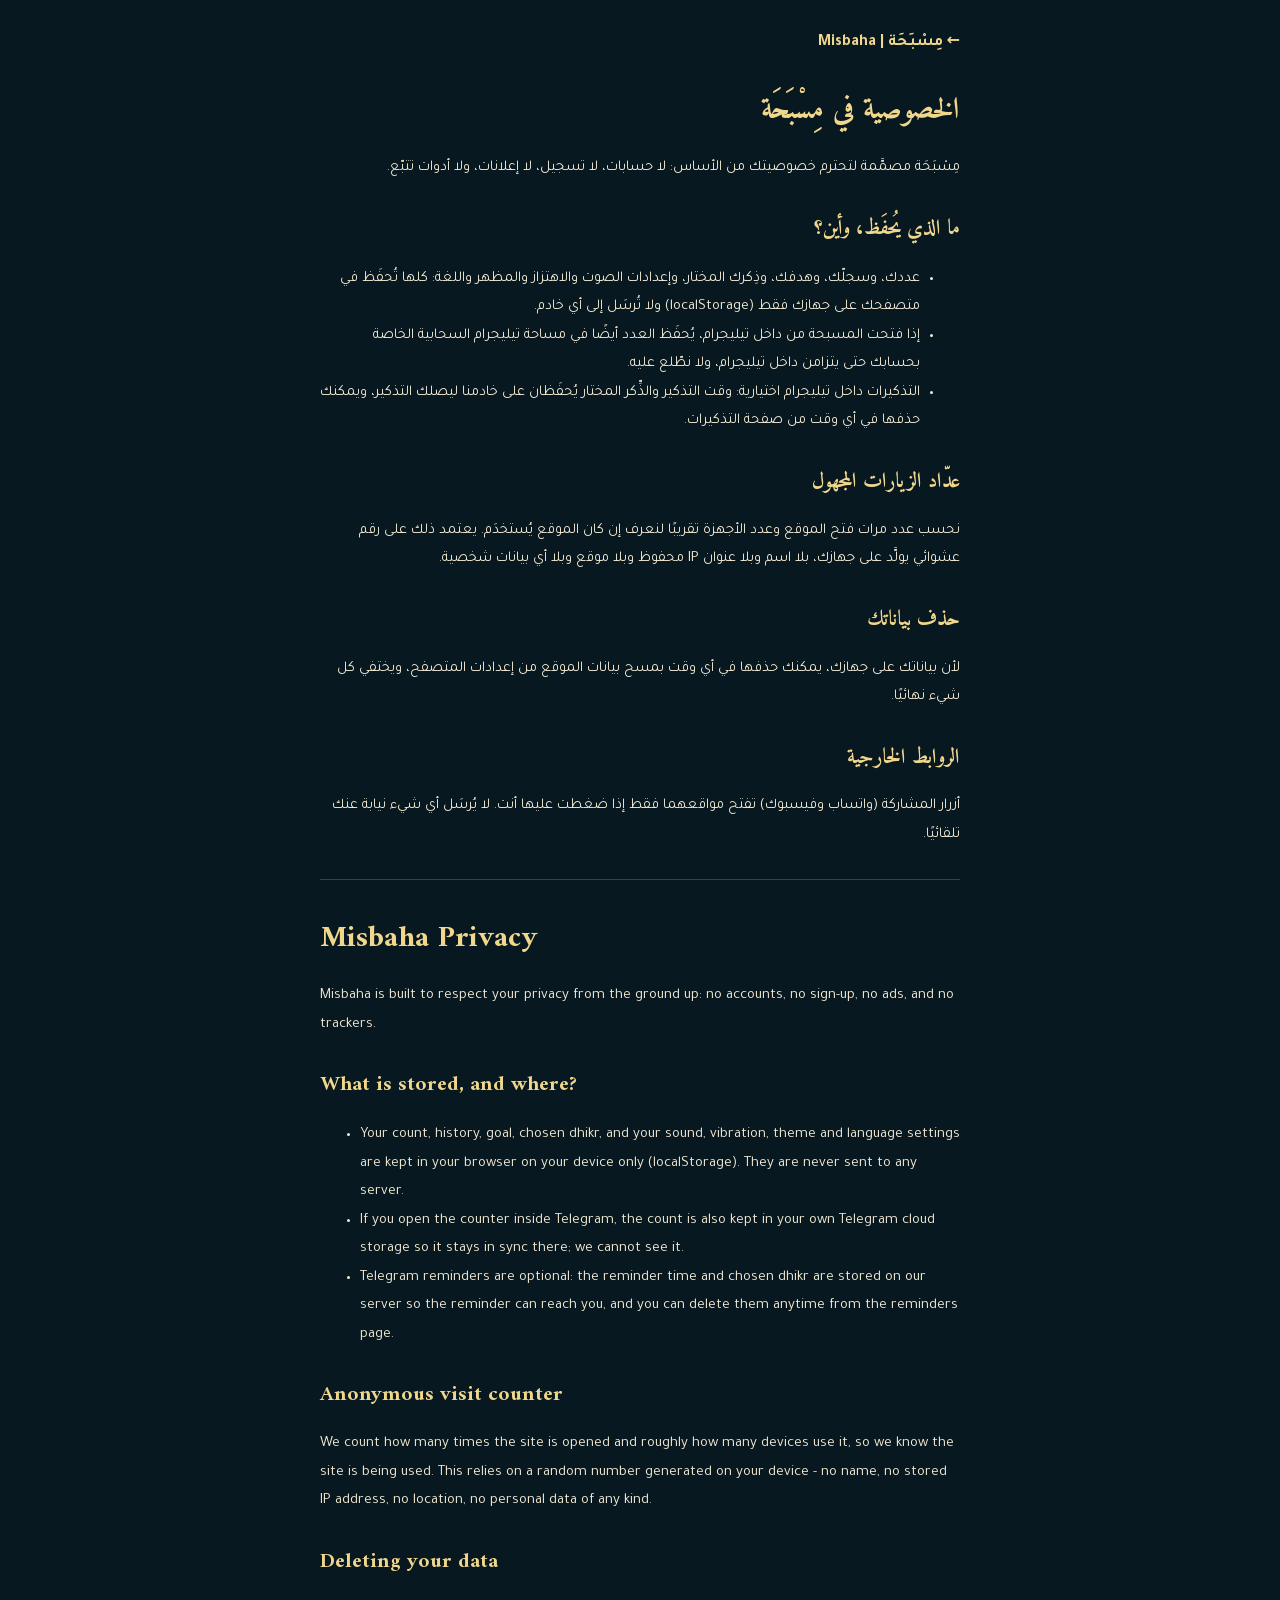
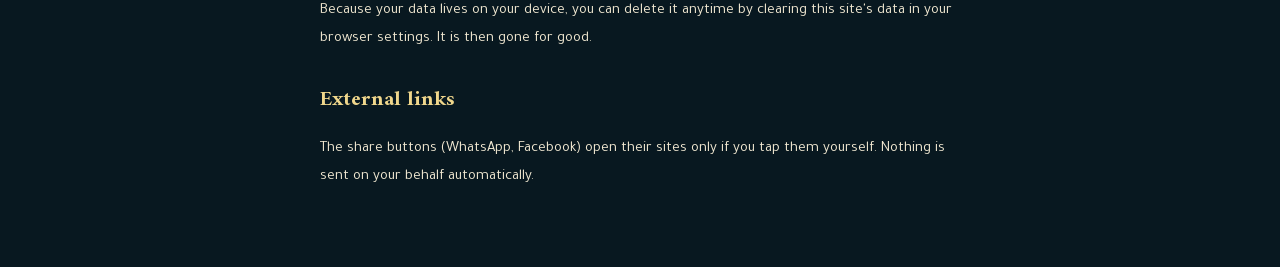
<file: 72-privacy.html>
<!DOCTYPE html>
<html lang="ar" dir="rtl">
<head>
<meta charset="UTF-8">
<meta name="viewport" content="width=device-width, initial-scale=1, viewport-fit=cover">
<title>الخصوصية | مِسْبَحَة - Privacy</title>
<meta name="description" content="سياسة الخصوصية لتطبيق مِسْبَحَة. Privacy policy for the Misbaha online tasbih counter.">
<link rel="canonical" href="https://misbaha-daily.github.io/misbaha/privacy.html">
<link rel="icon" type="image/svg+xml" href="./favicon.svg">
<link rel="stylesheet" href="./fonts/fonts.css?v=3">
<style>
body { margin: 0; background: #081820; color: #f3ead3; font-family: 'Tajawal', system-ui, sans-serif; line-height: 1.9; }
main { max-width: 640px; margin: 0 auto; padding: 28px 20px 60px; }
h1 { font-family: 'Amiri', serif; color: #f0d78c; font-size: 30px; margin: 10px 0 4px; }
h2 { font-family: 'Amiri', serif; color: #f0d78c; font-size: 21px; margin: 26px 0 6px; }
p, li { font-size: 15px; }
a { color: #f0d78c; }
.back { display: inline-block; margin-bottom: 14px; text-decoration: none; font-weight: 700; }
hr { border: none; border-top: 1px solid rgba(201,162,75,.3); margin: 30px 0; }
[dir="ltr"] { direction: ltr; text-align: left; }
</style>
</head>
<body>
<main>
<a class="back" href="./">← مِسْبَحَة | Misbaha</a>

<section lang="ar" dir="rtl">
<h1>الخصوصية في مِسْبَحَة</h1>
<p>مِسْبَحَة مصمَّمة لتحترم خصوصيتك من الأساس: لا حسابات، لا تسجيل، لا إعلانات، ولا أدوات تتبّع.</p>

<h2>ما الذي يُحفَظ، وأين؟</h2>
<ul>
<li>عددك، وسجلّك، وهدفك، وذِكرك المختار، وإعدادات الصوت والاهتزاز والمظهر واللغة: كلها تُحفَظ في متصفحك على جهازك فقط (localStorage) ولا تُرسَل إلى أي خادم.</li>
<li>إذا فتحت المسبحة من داخل تيليجرام، يُحفَظ العدد أيضًا في مساحة تيليجرام السحابية الخاصة بحسابك حتى يتزامن داخل تيليجرام، ولا نطّلع عليه.</li>
<li>التذكيرات داخل تيليجرام اختيارية: وقت التذكير والذِّكر المختار يُحفَظان على خادمنا ليصلك التذكير، ويمكنك حذفها في أي وقت من صفحة التذكيرات.</li>
</ul>

<h2>عدّاد الزيارات المجهول</h2>
<p>نحسب عدد مرات فتح الموقع وعدد الأجهزة تقريبًا لنعرف إن كان الموقع يُستخدَم. يعتمد ذلك على رقم عشوائي يولَّد على جهازك، بلا اسم وبلا عنوان IP محفوظ وبلا موقع وبلا أي بيانات شخصية.</p>

<h2>حذف بياناتك</h2>
<p>لأن بياناتك على جهازك، يمكنك حذفها في أي وقت بمسح بيانات الموقع من إعدادات المتصفح، ويختفي كل شيء نهائيًا.</p>

<h2>الروابط الخارجية</h2>
<p>أزرار المشاركة (واتساب وفيسبوك) تفتح مواقعهما فقط إذا ضغطت عليها أنت. لا يُرسَل أي شيء نيابة عنك تلقائيًا.</p>
</section>

<hr>

<section lang="en" dir="ltr">
<h1>Misbaha Privacy</h1>
<p>Misbaha is built to respect your privacy from the ground up: no accounts, no sign-up, no ads, and no trackers.</p>

<h2>What is stored, and where?</h2>
<ul>
<li>Your count, history, goal, chosen dhikr, and your sound, vibration, theme and language settings are kept in your browser on your device only (localStorage). They are never sent to any server.</li>
<li>If you open the counter inside Telegram, the count is also kept in your own Telegram cloud storage so it stays in sync there; we cannot see it.</li>
<li>Telegram reminders are optional: the reminder time and chosen dhikr are stored on our server so the reminder can reach you, and you can delete them anytime from the reminders page.</li>
</ul>

<h2>Anonymous visit counter</h2>
<p>We count how many times the site is opened and roughly how many devices use it, so we know the site is being used. This relies on a random number generated on your device - no name, no stored IP address, no location, no personal data of any kind.</p>

<h2>Deleting your data</h2>
<p>Because your data lives on your device, you can delete it anytime by clearing this site's data in your browser settings. It is then gone for good.</p>

<h2>External links</h2>
<p>The share buttons (WhatsApp, Facebook) open their sites only if you tap them yourself. Nothing is sent on your behalf automatically.</p>
</section>

</main>
</body>
</html>
</file>
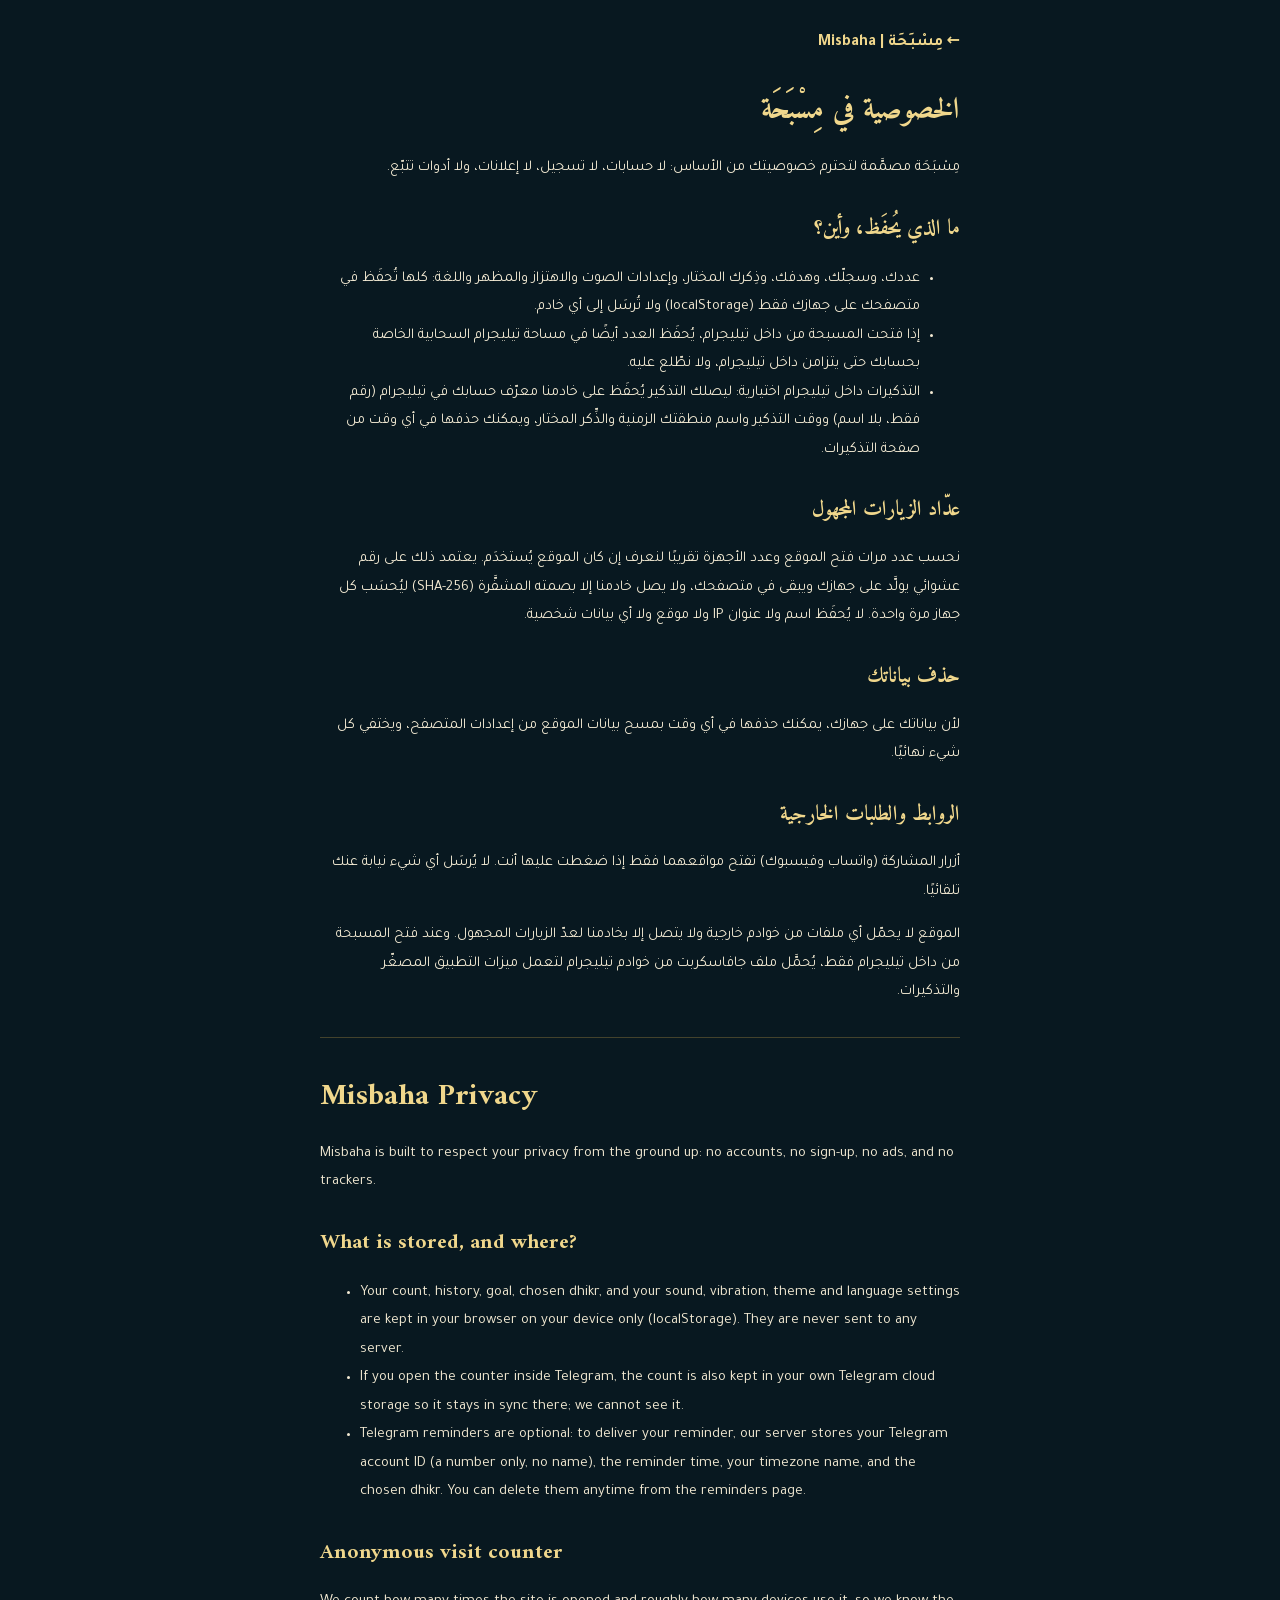
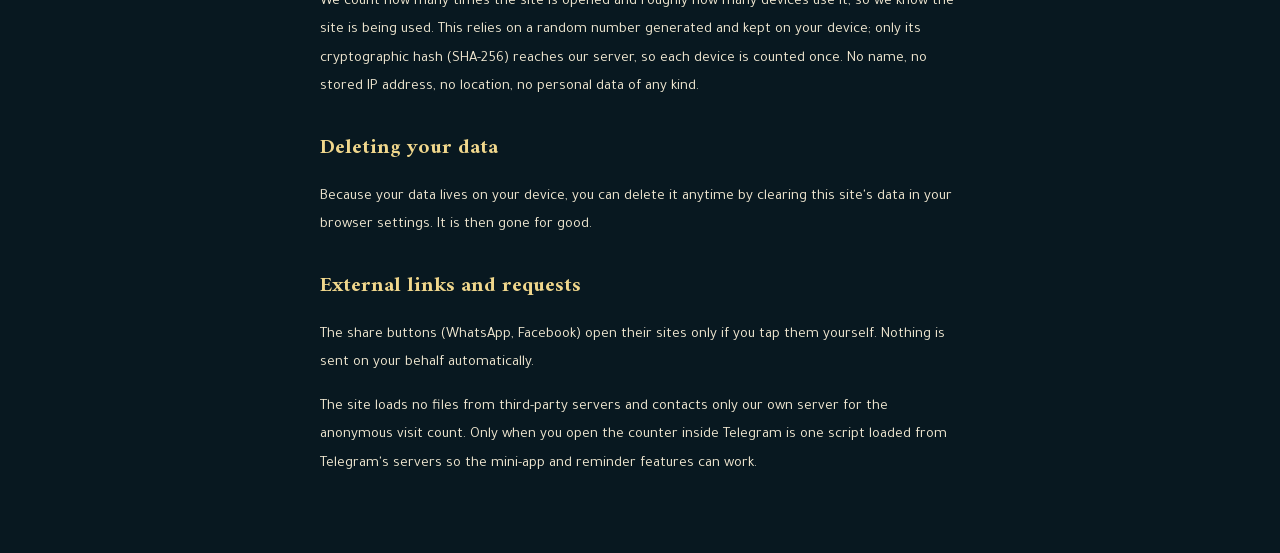
<file: privacy.html>
<!DOCTYPE html>
<html lang="ar" dir="rtl">
<head>
<meta charset="UTF-8">
<meta name="viewport" content="width=device-width, initial-scale=1, viewport-fit=cover">
<title>الخصوصية | مِسْبَحَة - Privacy</title>
<meta name="description" content="سياسة الخصوصية لتطبيق مِسْبَحَة. Privacy policy for the Misbaha online tasbih counter.">
<link rel="canonical" href="https://misbaha-daily.github.io/misbaha/privacy.html">
<link rel="icon" type="image/svg+xml" href="./favicon.svg">
<link rel="stylesheet" href="./fonts/fonts.css?v=3">
<style>
body { margin: 0; background: #081820; color: #f3ead3; font-family: 'Tajawal', system-ui, sans-serif; line-height: 1.9; }
main { max-width: 640px; margin: 0 auto; padding: 28px 20px 60px; }
h1 { font-family: 'Amiri', serif; color: #f0d78c; font-size: 30px; margin: 10px 0 4px; }
h2 { font-family: 'Amiri', serif; color: #f0d78c; font-size: 21px; margin: 26px 0 6px; }
p, li { font-size: 15px; }
a { color: #f0d78c; }
.back { display: inline-block; margin-bottom: 14px; text-decoration: none; font-weight: 700; }
hr { border: none; border-top: 1px solid rgba(201,162,75,.3); margin: 30px 0; }
[dir="ltr"] { direction: ltr; text-align: left; }
</style>
</head>
<body>
<main>
<a class="back" href="./">← مِسْبَحَة | Misbaha</a>

<section lang="ar" dir="rtl">
<h1>الخصوصية في مِسْبَحَة</h1>
<p>مِسْبَحَة مصمَّمة لتحترم خصوصيتك من الأساس: لا حسابات، لا تسجيل، لا إعلانات، ولا أدوات تتبّع.</p>

<h2>ما الذي يُحفَظ، وأين؟</h2>
<ul>
<li>عددك، وسجلّك، وهدفك، وذِكرك المختار، وإعدادات الصوت والاهتزاز والمظهر واللغة: كلها تُحفَظ في متصفحك على جهازك فقط (localStorage) ولا تُرسَل إلى أي خادم.</li>
<li>إذا فتحت المسبحة من داخل تيليجرام، يُحفَظ العدد أيضًا في مساحة تيليجرام السحابية الخاصة بحسابك حتى يتزامن داخل تيليجرام، ولا نطّلع عليه.</li>
<li>التذكيرات داخل تيليجرام اختيارية: ليصلك التذكير يُحفَظ على خادمنا معرّف حسابك في تيليجرام (رقم فقط، بلا اسم) ووقت التذكير واسم منطقتك الزمنية والذِّكر المختار، ويمكنك حذفها في أي وقت من صفحة التذكيرات.</li>
</ul>

<h2>عدّاد الزيارات المجهول</h2>
<p>نحسب عدد مرات فتح الموقع وعدد الأجهزة تقريبًا لنعرف إن كان الموقع يُستخدَم. يعتمد ذلك على رقم عشوائي يولَّد على جهازك ويبقى في متصفحك، ولا يصل خادمنا إلا بصمته المشفَّرة (SHA-256) ليُحسَب كل جهاز مرة واحدة. لا يُحفَظ اسم ولا عنوان IP ولا موقع ولا أي بيانات شخصية.</p>

<h2>حذف بياناتك</h2>
<p>لأن بياناتك على جهازك، يمكنك حذفها في أي وقت بمسح بيانات الموقع من إعدادات المتصفح، ويختفي كل شيء نهائيًا.</p>

<h2>الروابط والطلبات الخارجية</h2>
<p>أزرار المشاركة (واتساب وفيسبوك) تفتح مواقعهما فقط إذا ضغطت عليها أنت. لا يُرسَل أي شيء نيابة عنك تلقائيًا.</p>
<p>الموقع لا يحمّل أي ملفات من خوادم خارجية ولا يتصل إلا بخادمنا لعدّ الزيارات المجهول. وعند فتح المسبحة من داخل تيليجرام فقط، يُحمَّل ملف جافاسكربت من خوادم تيليجرام لتعمل ميزات التطبيق المصغّر والتذكيرات.</p>
</section>

<hr>

<section lang="en" dir="ltr">
<h1>Misbaha Privacy</h1>
<p>Misbaha is built to respect your privacy from the ground up: no accounts, no sign-up, no ads, and no trackers.</p>

<h2>What is stored, and where?</h2>
<ul>
<li>Your count, history, goal, chosen dhikr, and your sound, vibration, theme and language settings are kept in your browser on your device only (localStorage). They are never sent to any server.</li>
<li>If you open the counter inside Telegram, the count is also kept in your own Telegram cloud storage so it stays in sync there; we cannot see it.</li>
<li>Telegram reminders are optional: to deliver your reminder, our server stores your Telegram account ID (a number only, no name), the reminder time, your timezone name, and the chosen dhikr. You can delete them anytime from the reminders page.</li>
</ul>

<h2>Anonymous visit counter</h2>
<p>We count how many times the site is opened and roughly how many devices use it, so we know the site is being used. This relies on a random number generated and kept on your device; only its cryptographic hash (SHA-256) reaches our server, so each device is counted once. No name, no stored IP address, no location, no personal data of any kind.</p>

<h2>Deleting your data</h2>
<p>Because your data lives on your device, you can delete it anytime by clearing this site's data in your browser settings. It is then gone for good.</p>

<h2>External links and requests</h2>
<p>The share buttons (WhatsApp, Facebook) open their sites only if you tap them yourself. Nothing is sent on your behalf automatically.</p>
<p>The site loads no files from third-party servers and contacts only our own server for the anonymous visit count. Only when you open the counter inside Telegram is one script loaded from Telegram's servers so the mini-app and reminder features can work.</p>
</section>

</main>
</body>
</html>
</file>
<file: fonts/fonts.css>
/* arabic */@font-face {
  font-family: 'Amiri';
  font-style: normal;
  font-weight: 400;
  font-display: swap;
  src: url(./Amiri-400-arabic.woff2) format('woff2');
  unicode-range: U+0600-06FF, U+0750-077F, U+0870-0891, U+0897-08E1, U+08E3-08FF, U+200C-200E, U+2010-2011, U+204F, U+2E41, U+FB50-FDFF, U+FE70-FE74, U+FE76-FEFC, U+102E0-102FB, U+10E60-10E7E, U+10EC2-10EC7, U+10EC9-10EEE, U+10EF0-10EFF, U+1EE00-1EE03, U+1EE05-1EE1F, U+1EE21-1EE22, U+1EE24, U+1EE27, U+1EE29-1EE32, U+1EE34-1EE37, U+1EE39, U+1EE3B, U+1EE42, U+1EE47, U+1EE49, U+1EE4B, U+1EE4D-1EE4F, U+1EE51-1EE52, U+1EE54, U+1EE57, U+1EE59, U+1EE5B, U+1EE5D, U+1EE5F, U+1EE61-1EE62, U+1EE64, U+1EE67-1EE6A, U+1EE6C-1EE72, U+1EE74-1EE77, U+1EE79-1EE7C, U+1EE7E, U+1EE80-1EE89, U+1EE8B-1EE9B, U+1EEA1-1EEA3, U+1EEA5-1EEA9, U+1EEAB-1EEBB, U+1EEF0-1EEF1;
}
/* latin-ext */@font-face {
  font-family: 'Amiri';
  font-style: normal;
  font-weight: 400;
  font-display: swap;
  src: url(./Amiri-400-latin-ext.woff2) format('woff2');
  unicode-range: U+0100-02BA, U+02BD-02C5, U+02C7-02CC, U+02CE-02D7, U+02DD-02FF, U+0304, U+0308, U+0329, U+1D00-1DBF, U+1E00-1E9F, U+1EF2-1EFF, U+2020, U+20A0-20AB, U+20AD-20C4, U+2113, U+2C60-2C7F, U+A720-A7FF;
}
/* latin */@font-face {
  font-family: 'Amiri';
  font-style: normal;
  font-weight: 400;
  font-display: swap;
  src: url(./Amiri-400-latin.woff2) format('woff2');
  unicode-range: U+0000-00FF, U+0131, U+0152-0153, U+02BB-02BC, U+02C6, U+02DA, U+02DC, U+0304, U+0308, U+0329, U+2000-206F, U+20AC, U+2122, U+2191, U+2193, U+2212, U+2215, U+FEFF, U+FFFD;
}
/* arabic */@font-face {
  font-family: 'Amiri';
  font-style: normal;
  font-weight: 700;
  font-display: swap;
  src: url(./Amiri-700-arabic.woff2) format('woff2');
  unicode-range: U+0600-06FF, U+0750-077F, U+0870-0891, U+0897-08E1, U+08E3-08FF, U+200C-200E, U+2010-2011, U+204F, U+2E41, U+FB50-FDFF, U+FE70-FE74, U+FE76-FEFC, U+102E0-102FB, U+10E60-10E7E, U+10EC2-10EC7, U+10EC9-10EEE, U+10EF0-10EFF, U+1EE00-1EE03, U+1EE05-1EE1F, U+1EE21-1EE22, U+1EE24, U+1EE27, U+1EE29-1EE32, U+1EE34-1EE37, U+1EE39, U+1EE3B, U+1EE42, U+1EE47, U+1EE49, U+1EE4B, U+1EE4D-1EE4F, U+1EE51-1EE52, U+1EE54, U+1EE57, U+1EE59, U+1EE5B, U+1EE5D, U+1EE5F, U+1EE61-1EE62, U+1EE64, U+1EE67-1EE6A, U+1EE6C-1EE72, U+1EE74-1EE77, U+1EE79-1EE7C, U+1EE7E, U+1EE80-1EE89, U+1EE8B-1EE9B, U+1EEA1-1EEA3, U+1EEA5-1EEA9, U+1EEAB-1EEBB, U+1EEF0-1EEF1;
}
/* latin-ext */@font-face {
  font-family: 'Amiri';
  font-style: normal;
  font-weight: 700;
  font-display: swap;
  src: url(./Amiri-700-latin-ext.woff2) format('woff2');
  unicode-range: U+0100-02BA, U+02BD-02C5, U+02C7-02CC, U+02CE-02D7, U+02DD-02FF, U+0304, U+0308, U+0329, U+1D00-1DBF, U+1E00-1E9F, U+1EF2-1EFF, U+2020, U+20A0-20AB, U+20AD-20C4, U+2113, U+2C60-2C7F, U+A720-A7FF;
}
/* latin */@font-face {
  font-family: 'Amiri';
  font-style: normal;
  font-weight: 700;
  font-display: swap;
  src: url(./Amiri-700-latin.woff2) format('woff2');
  unicode-range: U+0000-00FF, U+0131, U+0152-0153, U+02BB-02BC, U+02C6, U+02DA, U+02DC, U+0304, U+0308, U+0329, U+2000-206F, U+20AC, U+2122, U+2191, U+2193, U+2212, U+2215, U+FEFF, U+FFFD;
}
/* arabic */@font-face {
  font-family: 'Tajawal';
  font-style: normal;
  font-weight: 400;
  font-display: swap;
  src: url(./Tajawal-400-arabic.woff2) format('woff2');
  unicode-range: U+0600-06FF, U+0750-077F, U+0870-0891, U+0897-08E1, U+08E3-08FF, U+200C-200E, U+2010-2011, U+204F, U+2E41, U+FB50-FDFF, U+FE70-FE74, U+FE76-FEFC, U+102E0-102FB, U+10E60-10E7E, U+10EC2-10EC7, U+10EC9-10EEE, U+10EF0-10EFF, U+1EE00-1EE03, U+1EE05-1EE1F, U+1EE21-1EE22, U+1EE24, U+1EE27, U+1EE29-1EE32, U+1EE34-1EE37, U+1EE39, U+1EE3B, U+1EE42, U+1EE47, U+1EE49, U+1EE4B, U+1EE4D-1EE4F, U+1EE51-1EE52, U+1EE54, U+1EE57, U+1EE59, U+1EE5B, U+1EE5D, U+1EE5F, U+1EE61-1EE62, U+1EE64, U+1EE67-1EE6A, U+1EE6C-1EE72, U+1EE74-1EE77, U+1EE79-1EE7C, U+1EE7E, U+1EE80-1EE89, U+1EE8B-1EE9B, U+1EEA1-1EEA3, U+1EEA5-1EEA9, U+1EEAB-1EEBB, U+1EEF0-1EEF1;
}
/* latin */@font-face {
  font-family: 'Tajawal';
  font-style: normal;
  font-weight: 400;
  font-display: swap;
  src: url(./Tajawal-400-latin.woff2) format('woff2');
  unicode-range: U+0000-00FF, U+0131, U+0152-0153, U+02BB-02BC, U+02C6, U+02DA, U+02DC, U+0304, U+0308, U+0329, U+2000-206F, U+20AC, U+2122, U+2191, U+2193, U+2212, U+2215, U+FEFF, U+FFFD;
}
/* arabic */@font-face {
  font-family: 'Tajawal';
  font-style: normal;
  font-weight: 500;
  font-display: swap;
  src: url(./Tajawal-500-arabic.woff2) format('woff2');
  unicode-range: U+0600-06FF, U+0750-077F, U+0870-0891, U+0897-08E1, U+08E3-08FF, U+200C-200E, U+2010-2011, U+204F, U+2E41, U+FB50-FDFF, U+FE70-FE74, U+FE76-FEFC, U+102E0-102FB, U+10E60-10E7E, U+10EC2-10EC7, U+10EC9-10EEE, U+10EF0-10EFF, U+1EE00-1EE03, U+1EE05-1EE1F, U+1EE21-1EE22, U+1EE24, U+1EE27, U+1EE29-1EE32, U+1EE34-1EE37, U+1EE39, U+1EE3B, U+1EE42, U+1EE47, U+1EE49, U+1EE4B, U+1EE4D-1EE4F, U+1EE51-1EE52, U+1EE54, U+1EE57, U+1EE59, U+1EE5B, U+1EE5D, U+1EE5F, U+1EE61-1EE62, U+1EE64, U+1EE67-1EE6A, U+1EE6C-1EE72, U+1EE74-1EE77, U+1EE79-1EE7C, U+1EE7E, U+1EE80-1EE89, U+1EE8B-1EE9B, U+1EEA1-1EEA3, U+1EEA5-1EEA9, U+1EEAB-1EEBB, U+1EEF0-1EEF1;
}
/* latin */@font-face {
  font-family: 'Tajawal';
  font-style: normal;
  font-weight: 500;
  font-display: swap;
  src: url(./Tajawal-500-latin.woff2) format('woff2');
  unicode-range: U+0000-00FF, U+0131, U+0152-0153, U+02BB-02BC, U+02C6, U+02DA, U+02DC, U+0304, U+0308, U+0329, U+2000-206F, U+20AC, U+2122, U+2191, U+2193, U+2212, U+2215, U+FEFF, U+FFFD;
}
/* arabic */@font-face {
  font-family: 'Tajawal';
  font-style: normal;
  font-weight: 700;
  font-display: swap;
  src: url(./Tajawal-700-arabic.woff2) format('woff2');
  unicode-range: U+0600-06FF, U+0750-077F, U+0870-0891, U+0897-08E1, U+08E3-08FF, U+200C-200E, U+2010-2011, U+204F, U+2E41, U+FB50-FDFF, U+FE70-FE74, U+FE76-FEFC, U+102E0-102FB, U+10E60-10E7E, U+10EC2-10EC7, U+10EC9-10EEE, U+10EF0-10EFF, U+1EE00-1EE03, U+1EE05-1EE1F, U+1EE21-1EE22, U+1EE24, U+1EE27, U+1EE29-1EE32, U+1EE34-1EE37, U+1EE39, U+1EE3B, U+1EE42, U+1EE47, U+1EE49, U+1EE4B, U+1EE4D-1EE4F, U+1EE51-1EE52, U+1EE54, U+1EE57, U+1EE59, U+1EE5B, U+1EE5D, U+1EE5F, U+1EE61-1EE62, U+1EE64, U+1EE67-1EE6A, U+1EE6C-1EE72, U+1EE74-1EE77, U+1EE79-1EE7C, U+1EE7E, U+1EE80-1EE89, U+1EE8B-1EE9B, U+1EEA1-1EEA3, U+1EEA5-1EEA9, U+1EEAB-1EEBB, U+1EEF0-1EEF1;
}
/* latin */@font-face {
  font-family: 'Tajawal';
  font-style: normal;
  font-weight: 700;
  font-display: swap;
  src: url(./Tajawal-700-latin.woff2) format('woff2');
  unicode-range: U+0000-00FF, U+0131, U+0152-0153, U+02BB-02BC, U+02C6, U+02DA, U+02DC, U+0304, U+0308, U+0329, U+2000-206F, U+20AC, U+2122, U+2191, U+2193, U+2212, U+2215, U+FEFF, U+FFFD;
}
/* arabic */@font-face {
  font-family: 'Tajawal';
  font-style: normal;
  font-weight: 800;
  font-display: swap;
  src: url(./Tajawal-800-arabic.woff2) format('woff2');
  unicode-range: U+0600-06FF, U+0750-077F, U+0870-0891, U+0897-08E1, U+08E3-08FF, U+200C-200E, U+2010-2011, U+204F, U+2E41, U+FB50-FDFF, U+FE70-FE74, U+FE76-FEFC, U+102E0-102FB, U+10E60-10E7E, U+10EC2-10EC7, U+10EC9-10EEE, U+10EF0-10EFF, U+1EE00-1EE03, U+1EE05-1EE1F, U+1EE21-1EE22, U+1EE24, U+1EE27, U+1EE29-1EE32, U+1EE34-1EE37, U+1EE39, U+1EE3B, U+1EE42, U+1EE47, U+1EE49, U+1EE4B, U+1EE4D-1EE4F, U+1EE51-1EE52, U+1EE54, U+1EE57, U+1EE59, U+1EE5B, U+1EE5D, U+1EE5F, U+1EE61-1EE62, U+1EE64, U+1EE67-1EE6A, U+1EE6C-1EE72, U+1EE74-1EE77, U+1EE79-1EE7C, U+1EE7E, U+1EE80-1EE89, U+1EE8B-1EE9B, U+1EEA1-1EEA3, U+1EEA5-1EEA9, U+1EEAB-1EEBB, U+1EEF0-1EEF1;
}
/* latin */@font-face {
  font-family: 'Tajawal';
  font-style: normal;
  font-weight: 800;
  font-display: swap;
  src: url(./Tajawal-800-latin.woff2) format('woff2');
  unicode-range: U+0000-00FF, U+0131, U+0152-0153, U+02BB-02BC, U+02C6, U+02DA, U+02DC, U+0304, U+0308, U+0329, U+2000-206F, U+20AC, U+2122, U+2191, U+2193, U+2212, U+2215, U+FEFF, U+FFFD;
}
</file>
